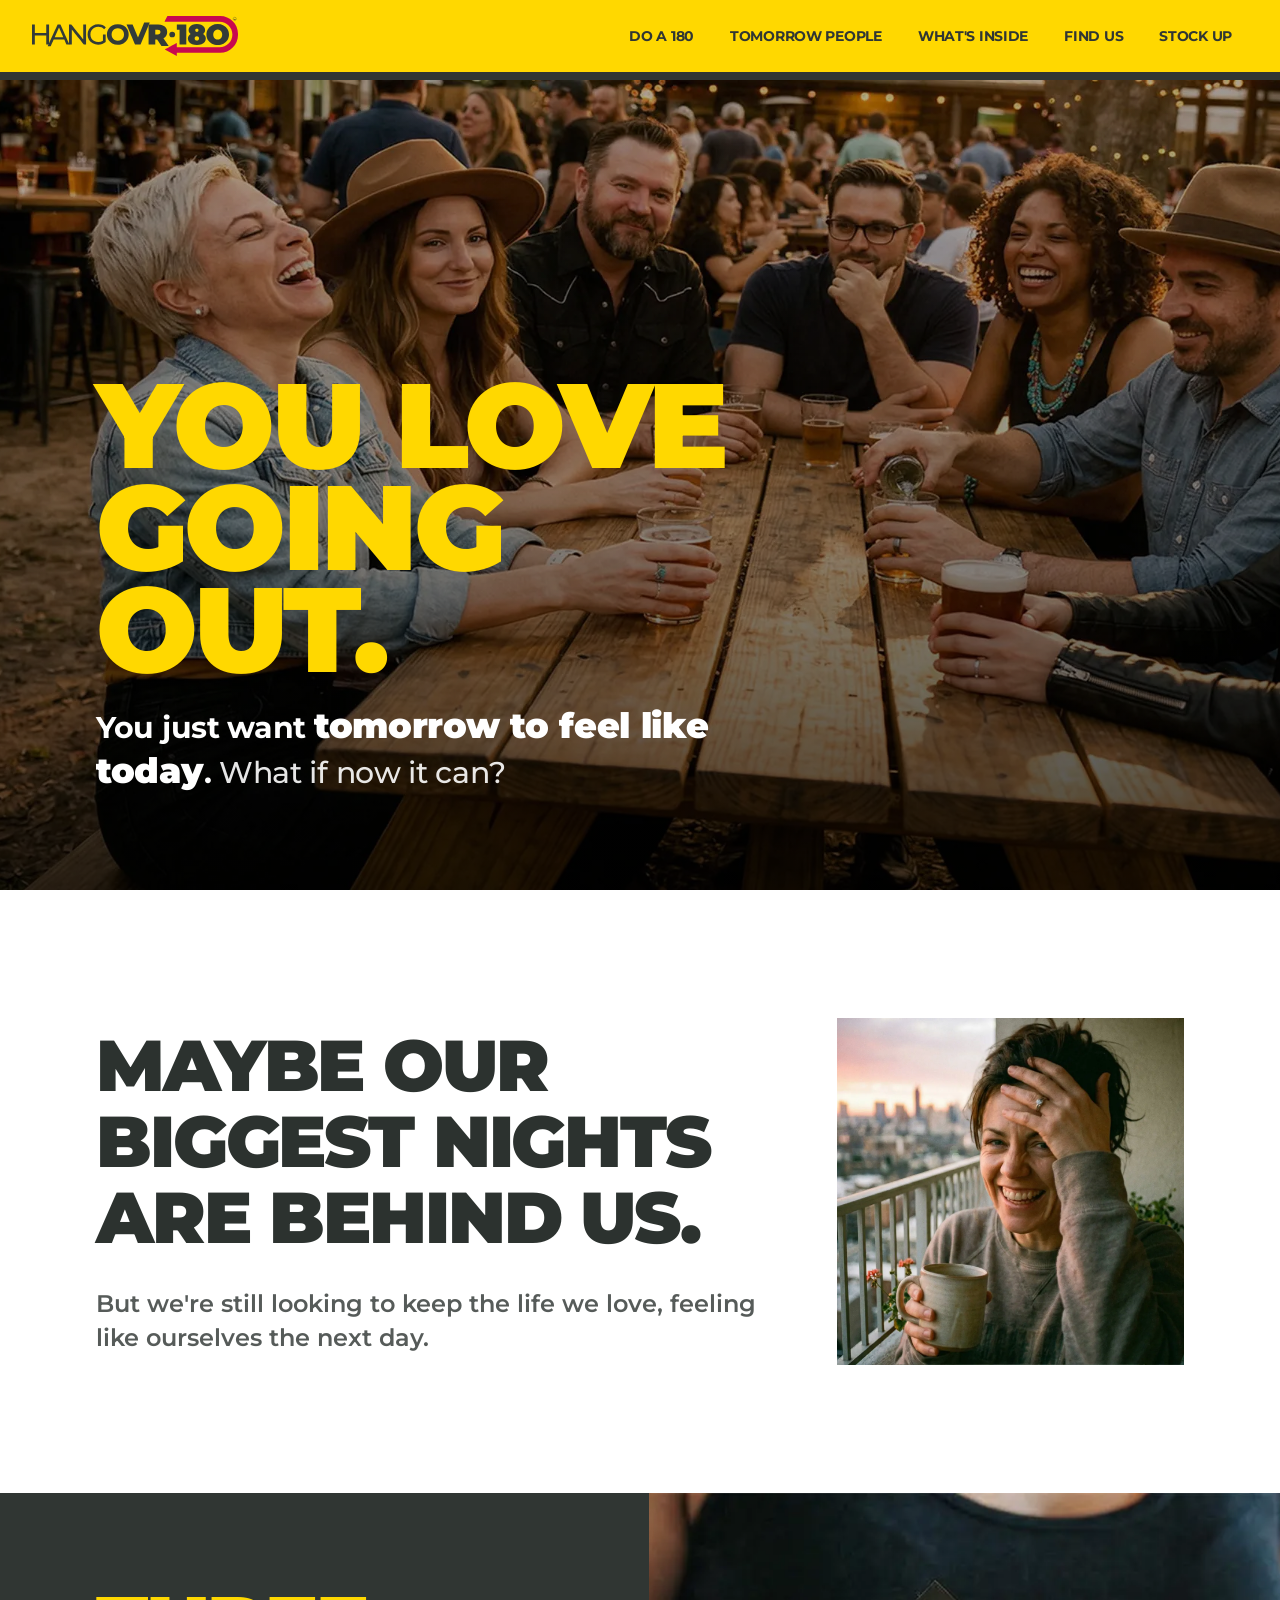
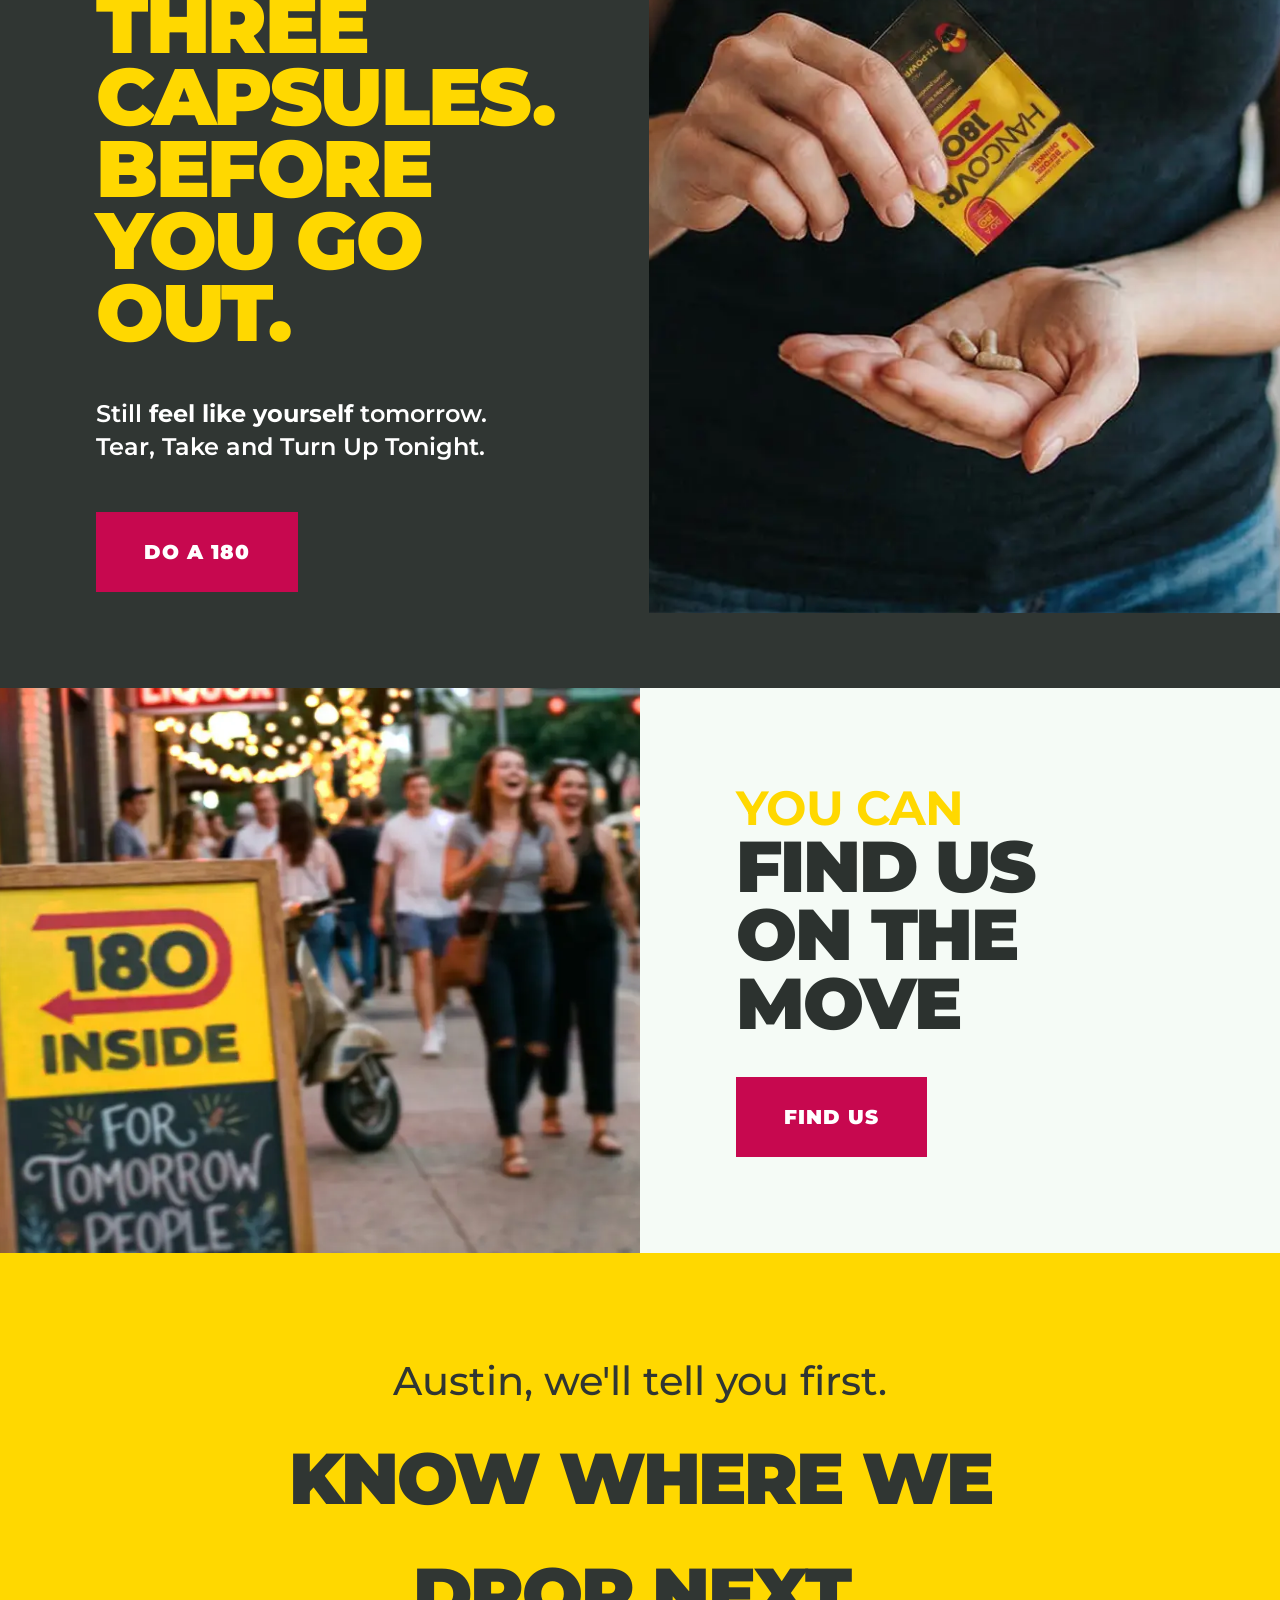
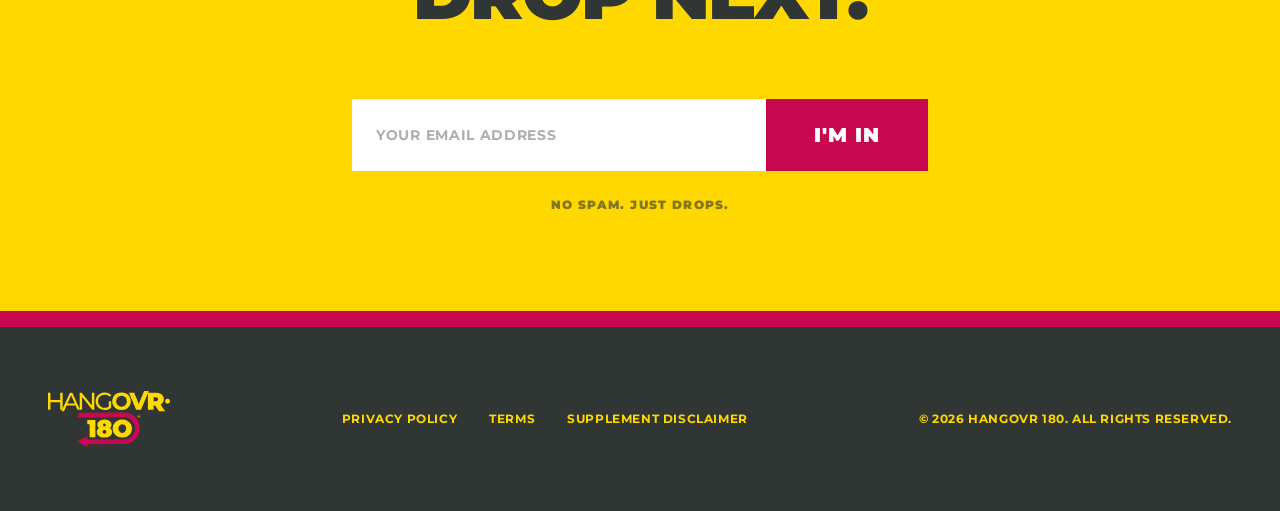
<file: index.html>
<!DOCTYPE html>
<html lang="en">
<head>
<meta charset="utf-8"/>
<meta name="viewport" content="width=device-width, initial-scale=1.0"/>
<title>HANGOVR 180 | The Feeling</title>
<link href="https://fonts.googleapis.com/css2?family=Montserrat:ital,wght@0,400;0,500;0,700;0,900;1,400;1,700&display=swap" rel="stylesheet"/>
<link href="global.css" rel="stylesheet"/>
<style>
.hero{position:relative;width:100%;min-height:90vh;background:#000;overflow:hidden;display:flex;align-items:flex-end}
.hero__img{position:absolute;inset:0;width:100%;height:100%;object-fit:cover;opacity:0.7}
.hero__overlay{position:absolute;inset:0;background:linear-gradient(to top,rgba(0,0,0,0.6) 0%,rgba(0,0,0,0.15) 50%,transparent 100%)}
.hero__content{position:relative;z-index:2;padding:3rem;padding-bottom:4rem;max-width:56rem}
.hero__headline{font-size:clamp(4.5rem,12vw,7.5rem);font-weight:900;text-transform:uppercase;letter-spacing:-0.03em;line-height:0.85;color:#FFD800}
.hero__sub{margin-top:1.5rem;font-size:clamp(1.375rem,3vw,1.875rem);font-weight:700;color:#fff;letter-spacing:-0.01em;line-height:1.3}
.hero__sub em{font-style:normal;font-weight:900;font-size:1.15em}
.hero__sub-hook{display:block;margin-top:0.5rem;font-weight:500;color:rgba(255,255,255,0.9)}

.tension{background:#ffffff;padding:8rem 2rem}
.tension__grid{max-width:80rem;margin:0 auto;display:grid;grid-template-columns:1fr;gap:3rem;align-items:center}
.tension__headline{font-size:clamp(2.5rem,6vw,4.5rem);font-weight:900;text-transform:uppercase;letter-spacing:-0.03em;color:#2c322f;margin-bottom:2rem;line-height:1.05}
.tension__body{font-size:clamp(1.25rem,2.5vw,1.5rem);font-weight:600;color:rgba(44,50,47,0.8);max-width:48rem;line-height:1.4}
.tension__img-wrap{display:flex;justify-content:center}
.tension__frame{width:100%;aspect-ratio:1;overflow:hidden}
.tension__frame img{width:100%;height:100%;object-fit:cover}

.pack{background:#303633;color:#FFD800;overflow:hidden}
.pack__grid{display:grid;grid-template-columns:1fr;min-height:auto}
.pack__image{overflow:hidden;order:2;aspect-ratio:4/3}
.pack__image img{width:100%;height:100%;object-fit:cover}
.pack__content{display:flex;flex-direction:column;justify-content:center;padding:3rem;order:1}
.pack__headline{font-size:clamp(3rem,8vw,5rem);font-weight:900;text-transform:uppercase;letter-spacing:-0.03em;line-height:0.9;margin-bottom:3rem}
.pack__body{font-size:clamp(1.25rem,2.5vw,1.5rem);color:#fff;margin-bottom:3rem;max-width:28rem;font-weight:600;line-height:1.4}

.aboard{background:#f5fbf6;overflow:hidden}
.aboard__grid{display:grid;grid-template-columns:1fr;min-height:60vh}
.aboard__image{height:24rem;overflow:hidden;order:1}
.aboard__image img{width:100%;height:100%;object-fit:cover}
.aboard__content{display:flex;flex-direction:column;justify-content:center;padding:3rem;order:2}
.aboard__headline-light{font-size:clamp(2rem,5vw,3rem);font-weight:700;text-transform:uppercase;letter-spacing:-0.02em;color:#FFD800;line-height:1}
.aboard__headline-heavy{font-size:clamp(2.5rem,7vw,4.5rem);font-weight:900;text-transform:uppercase;letter-spacing:-0.03em;color:#2c322f;line-height:0.95;margin-bottom:2.5rem}
.aboard__cta{margin-top:0}

.email{background:#FFD800;padding:6rem 2rem}
.email__inner{max-width:48rem;margin:0 auto;text-align:center}
.email__pre{font-size:clamp(1.5rem,4vw,2.5rem);font-weight:500;color:#303633;margin-bottom:0.5rem}
.email__headline{font-size:clamp(2.5rem,6vw,4.5rem);font-weight:900;text-transform:uppercase;letter-spacing:-0.03em;color:#303633;margin-bottom:3rem}
.email__form{display:flex;flex-direction:column;gap:0.5rem;max-width:36rem;margin:0 auto 1.5rem}
.email__input{flex-grow:1;background:#fff;border:none;color:#303633;padding:1.25rem 1.5rem;font-weight:700;text-transform:uppercase;letter-spacing:0.05em;font-size:0.875rem}
.email__input::placeholder{color:rgba(48,54,51,0.4)}
.email__input:focus{outline:none;box-shadow:inset 0 -4px 0 #303633}
.email__fine{font-size:0.75rem;font-weight:900;text-transform:uppercase;letter-spacing:0.1em;color:rgba(48,54,51,0.6)}

@media(orientation:landscape) and (max-height:500px){
  .hero{min-height:50vh}
  .hero__headline{font-size:clamp(2rem,6vw,3.5rem)}
  .hero__sub{font-size:clamp(1rem,2.5vw,1.25rem)}
  .hero__img{object-position:center 30%}
  .hero__content{padding-bottom:2rem}
}
@media(max-width:1023px){
  .hero__content{padding-bottom:calc(5rem + env(safe-area-inset-bottom, 0px))}
  .aboard__headline-heavy{font-size:clamp(3rem,8vw,4.5rem)}
}
@media(min-width:768px) and (max-width:1023px){
  .hero__headline{font-size:clamp(5rem,11vw,7rem)}
  .hero__sub{font-size:clamp(1.5rem,3vw,1.875rem)}
}
@media(max-width:767px){
  .tension__frame{max-width:24rem;margin:0 auto}
}
@media(min-width:768px){
  .tension__grid{grid-template-columns:2fr 1fr}
  .tension__img-wrap{justify-content:flex-end;align-self:center}
  .tension__frame{max-width:100%;width:100%}
  .pack__grid{grid-template-columns:1fr 1fr;min-height:auto}
  .pack__content{order:1}
  .pack__image{height:auto;aspect-ratio:auto;order:2;max-height:80vh}
  .aboard__grid{grid-template-columns:1fr 1fr}
  .aboard__image{height:auto;order:1}
  .aboard__content{order:2}
  .email__form{flex-direction:row;gap:0}
}
@media(min-width:1024px){
  .hero__content{padding:6rem}
  .hero__sub{font-size:clamp(1.375rem,3vw,1.875rem)}
  .hero__sub-hook{display:inline;margin-top:0}
  .tension{padding:8rem 6rem}
  .pack__content{padding:6rem}
  .aboard__content{padding:6rem}
}
</style>
</head>
<body>

<nav class="nav">
  <a href="index.html" class="nav__logo"><img src="images/logo.svg" alt="HANGOVR 180"/></a>
  <div class="nav__links">
    <a href="doa180.html" class="nav__link">DO A 180<span class="nav__clarifier">How does it work?</span></a>
    <a href="whos-in.html" class="nav__link">TOMORROW PEOPLE<span class="nav__clarifier">Who is it for?</span></a>
    <a href="inside.html" class="nav__link">WHAT'S INSIDE<span class="nav__clarifier">Ingredients</span></a>
    <a href="find-us.html" class="nav__link">FIND US<span class="nav__clarifier">Store finder</span></a>
    <a href="stock-up.html" class="nav__link">STOCK UP<span class="nav__clarifier">Check out the shop</span></a>
  </div>
  <button class="nav__mobile-btn" aria-label="Open menu" onclick="document.getElementById('mm').classList.toggle('is-open');var o=document.getElementById('mm').classList.contains('is-open');this.setAttribute('aria-label',o?'Close menu':'Open menu')"><svg width="28" height="28" viewBox="0 0 24 24" fill="none" stroke="currentColor" stroke-width="2.5" stroke-linecap="round"><line x1="3" y1="6" x2="21" y2="6"/><line x1="3" y1="12" x2="21" y2="12"/><line x1="3" y1="18" x2="21" y2="18"/></svg></button>
</nav>
<div id="mm" class="mobile-menu">
  <a href="index.html">HOME</a><span class="mobile-menu__sub"></span>
  <a href="doa180.html">DO A 180</a><span class="mobile-menu__sub">How does it work?</span>
  <a href="whos-in.html">TOMORROW PEOPLE</a><span class="mobile-menu__sub">Who is it for?</span>
  <a href="inside.html">WHAT'S INSIDE</a><span class="mobile-menu__sub">Ingredients</span>
  <a href="find-us.html">FIND US</a><span class="mobile-menu__sub">Store finder</span>
  <a href="stock-up.html">STOCK UP</a><span class="mobile-menu__sub">Check out the shop</span>
</div>

<main>
<section class="hero">
  <picture>
    <source media="(max-width:767px)" srcset="images/hero-home-mobile-portrait.webp"/>
    <source media="(max-width:1023px) and (orientation:landscape)" srcset="images/hero-home-mobile-landscape.webp"/>
    <img src="images/hero-home-desktop.webp" alt="Friends at Austin beer garden at golden hour" class="hero__img"/>
  </picture>
  <div class="hero__overlay"></div>
  <div class="hero__content">
    <h1 class="hero__headline">YOU LOVE<br/>GOING OUT.</h1>
    <p class="hero__sub">You just want <em>tomorrow to feel like today</em>.<span class="hero__sub-hook"> What if now it can?</span></p>
  </div>
</section>

<section class="tension">
  <div class="tension__grid">
    <div>
      <h2 class="tension__headline">Maybe our biggest nights are behind us.</h2>
      <p class="tension__body">But we're still looking to keep the life we love, feeling like ourselves the next day.</p>
    </div>
    <div class="tension__img-wrap">
      <div class="tension__frame">
        <picture>
          <source media="(max-width:1023px)" srcset="images/tension-woman-mobile.webp"/>
          <img src="images/tension-woman-desktop.webp" alt="Woman preparing for the night with HANGOVR 180" loading="lazy"/>
        </picture>
      </div>
    </div>
  </div>
</section>

<section class="pack">
  <div class="pack__grid">
    <div class="pack__content">
      <h2 class="pack__headline">Three capsules.<br/>Before you go out.</h2>
      <p class="pack__body">Still <strong>feel like yourself</strong> tomorrow.<br/>Tear, Take and Turn Up Tonight.</p>
      <div><a href="doa180.html" class="btn-cta-dark">DO A 180</a></div>
    </div>
    <div class="pack__image">
      <picture>
        <source media="(max-width:1023px)" srcset="images/pack-reveal-capsules-mobile.webp"/>
        <img src="images/pack-reveal-capsules-desktop.webp" alt="Close-up of HANGOVR 180 capsules" loading="lazy"/>
      </picture>
    </div>
  </div>
</section>

<section class="aboard">
  <div class="aboard__grid">
    <div class="aboard__image">
      <picture>
        <source media="(max-width:1023px)" srcset="images/aboard-liquorstore-mobile.webp"/>
        <img src="images/aboard-liquorstore-desktop.webp" alt="HANGOVR 180 A-board outside a liquor store" loading="lazy"/>
      </picture>
    </div>
    <div class="aboard__content">
      <span class="aboard__headline-light">YOU CAN</span>
      <h2 class="aboard__headline-heavy">FIND US<br/>ON THE MOVE</h2>
      <div class="aboard__cta"><a href="find-us.html" class="btn-cta-light">FIND US</a></div>
    </div>
  </div>
</section>

<section class="email">
  <div class="email__inner">
    <p class="email__pre">Austin, we'll tell you first.</p>
    <h2 class="email__headline">Know where we drop next.</h2>
    <form class="email__form" onsubmit="event.preventDefault();">
      <input type="email" class="email__input" placeholder="YOUR EMAIL ADDRESS"/>
      <button type="submit" class="btn-cta-light">I'm in</button>
    </form>
    <p class="email__fine">No spam. Just drops.</p>
  </div>
</section>
</main>

<footer class="footer">
  <div class="footer__brand"><img src="images/footer-logo.svg" alt="HANGOVR 180" class="footer__logo-img"/></div>
  <div class="footer__links"><a href="#">Privacy Policy</a><a href="#">Terms</a><a href="#">Supplement Disclaimer</a></div>
  <div class="footer__copy">&copy; 2026 HANGOVR 180. ALL RIGHTS RESERVED.</div>
</footer>
</body>
</html>
</file>
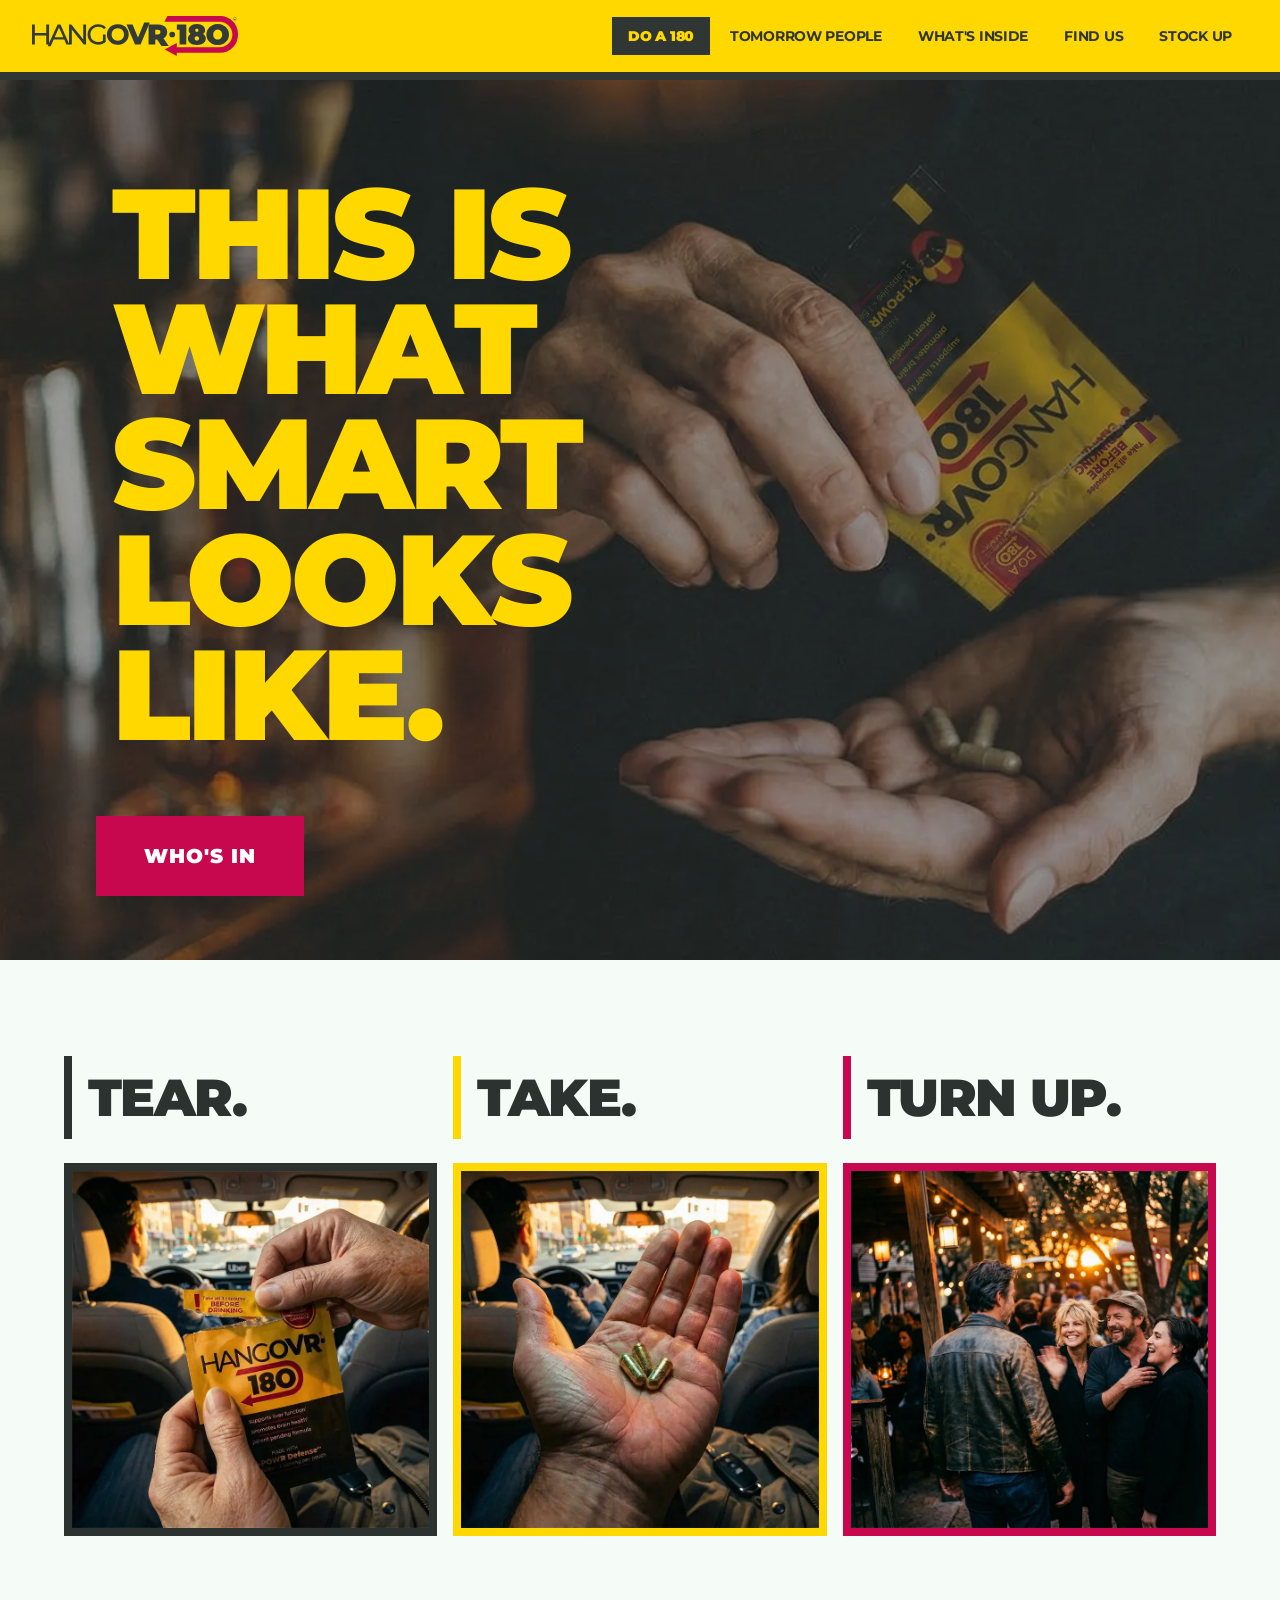
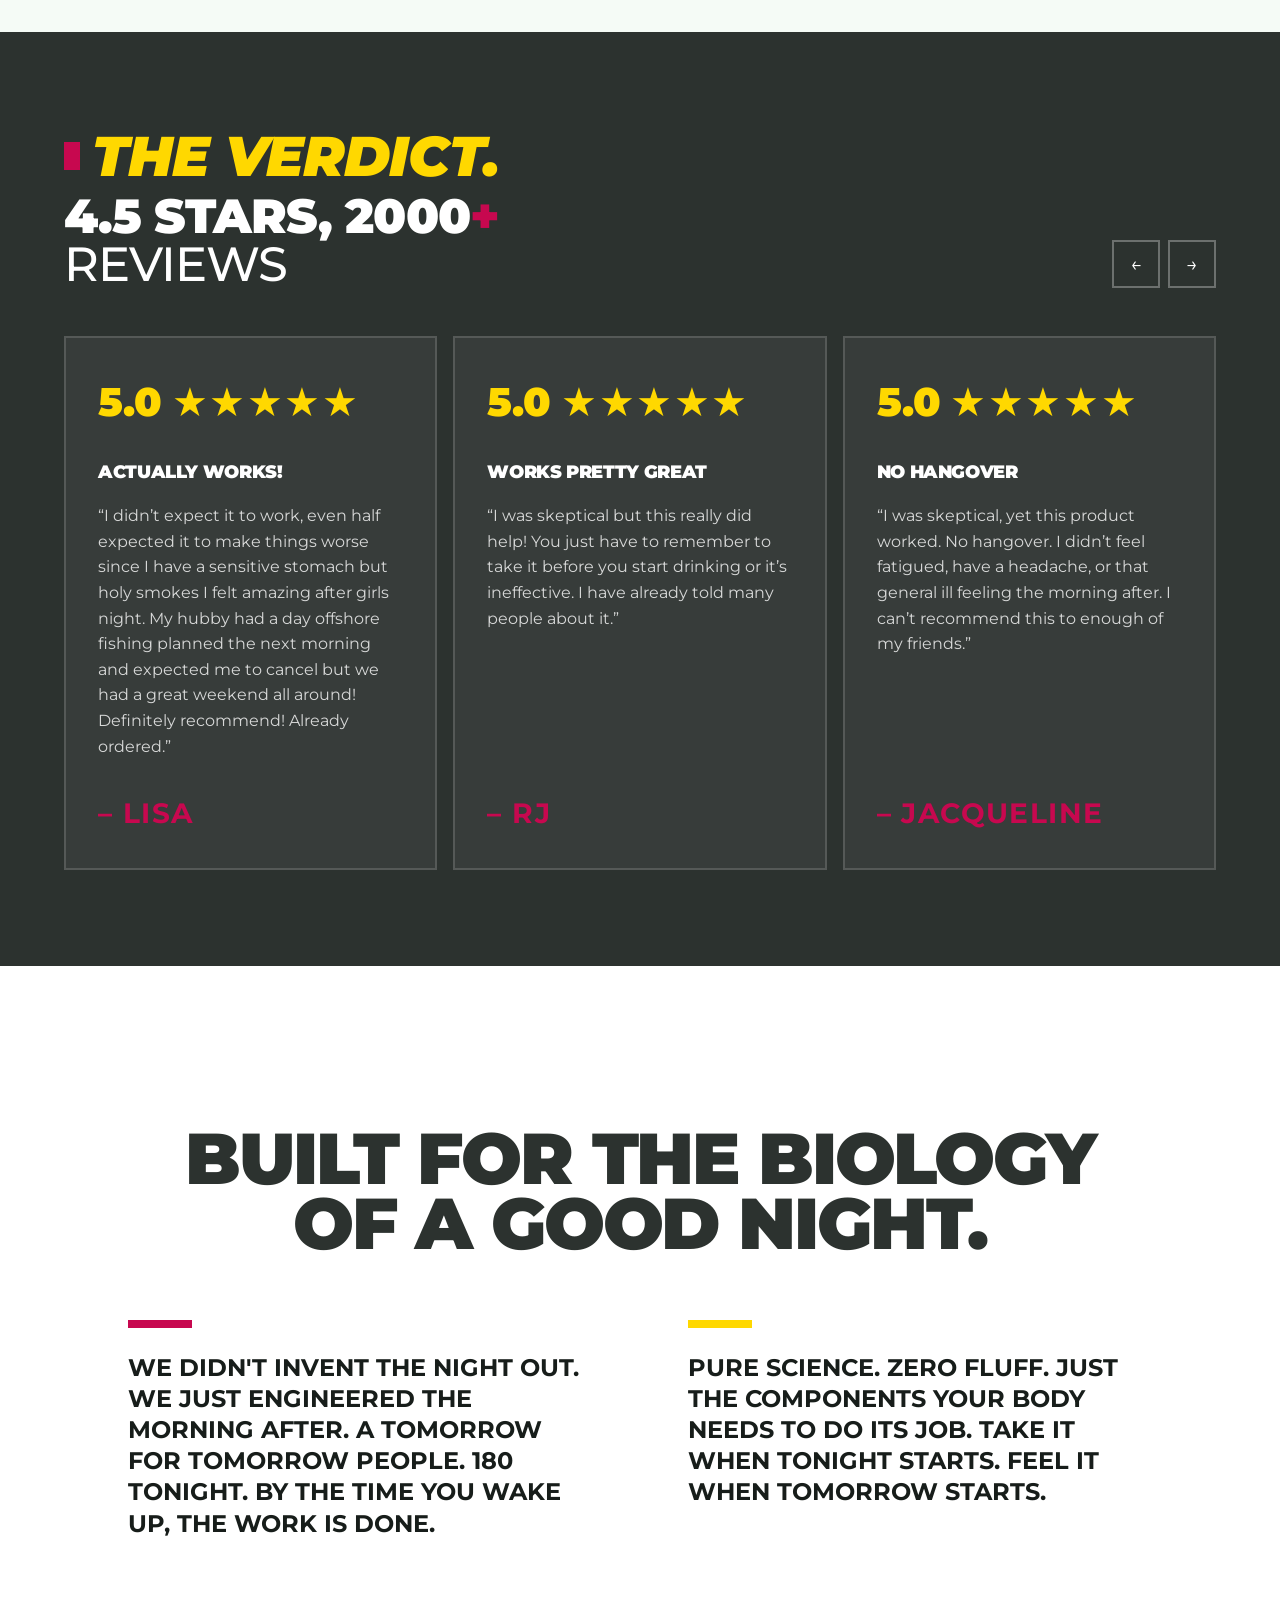
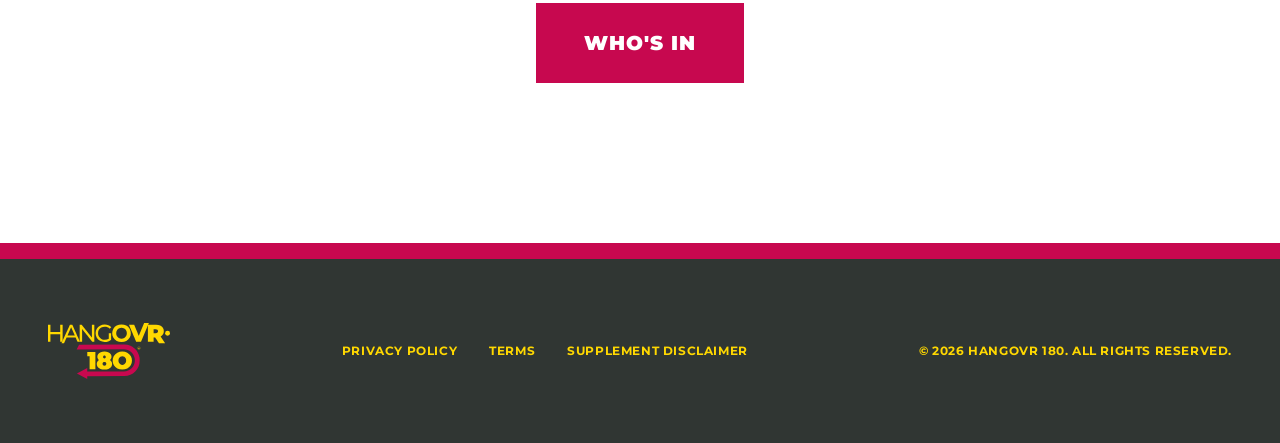
<file: doa180.html>
<!DOCTYPE html>
<html lang="en">
<head>
<meta charset="utf-8"/>
<meta name="viewport" content="width=device-width, initial-scale=1.0"/>
<title>HANGOVR 180 | DO A 180</title>
<link href="https://fonts.googleapis.com/css2?family=Montserrat:ital,wght@0,400;0,500;0,700;0,900;1,400;1,700&display=swap" rel="stylesheet"/>
<link href="global.css" rel="stylesheet"/>
<style>
.hero{position:relative;background:#2c322f;min-height:85vh;display:flex;align-items:center;overflow:hidden}
.hero__img{position:absolute;inset:0;width:100%;height:100%;object-fit:cover;opacity:0.55}
.hero__content{position:relative;z-index:2;width:100%;padding:3rem 2rem;display:flex;flex-direction:column;align-items:flex-start}
.hero__headline-wrap{max-width:42rem;padding:2rem}
.hero__headline{font-size:clamp(3rem,10vw,5rem);font-weight:900;text-transform:uppercase;letter-spacing:-0.03em;line-height:0.9;color:#FFD800}
.hero__cta{margin-top:2rem;padding-left:2rem}

.steps{padding:6rem 2rem;background:#f5fbf6}
.steps__grid{display:grid;grid-template-columns:1fr;gap:3rem}
.step__meta{margin-bottom:1.5rem;display:flex;flex-direction:column;align-items:flex-start}
.step__title{font-size:clamp(2.5rem,5vw,3.25rem);font-weight:900;text-transform:uppercase;letter-spacing:-0.03em;color:#2c322f;padding-left:1rem}
.step__title span{font-weight:400;color:#5a605c}
.step:nth-child(1) .step__title{border-left:8px solid #2c322f}
.step:nth-child(2) .step__title{border-left:8px solid #FFD800}
.step:nth-child(3) .step__title{border-left:8px solid #C7084F}
.step__img-wrap{aspect-ratio:1;overflow:hidden;background:#dee4df}
.step:nth-child(1) .step__img-wrap{border:8px solid #2c322f}
.step:nth-child(2) .step__img-wrap{border:8px solid #FFD800}
.step:nth-child(3) .step__img-wrap{border:8px solid #C7084F}
.step__img-wrap img{width:100%;height:100%;object-fit:cover}

.reviews{background:#2c322f;padding:6rem 2rem;overflow:hidden}
.reviews__inner{max-width:80rem;margin:0 auto}
.reviews__header{display:flex;flex-direction:column;gap:1.5rem;margin-bottom:3rem}
.reviews__header-left{display:flex;flex-direction:column;gap:0.5rem}
.reviews__verdict{display:flex;align-items:center;gap:0.75rem}
.reviews__verdict-accent{width:1rem;height:1.75rem;background:#C7084F;flex-shrink:0}
.reviews__verdict-text{font-size:clamp(2rem,5vw,3.5rem);font-weight:900;font-style:italic;color:#FFD800;text-transform:uppercase;letter-spacing:-0.02em;line-height:1}
.reviews__stats{font-size:clamp(1.75rem,4vw,3rem);font-weight:900;text-transform:uppercase;letter-spacing:-0.02em;line-height:1}
.reviews__stats-red{color:#C7084F}
.reviews__stats-white{color:#fff;font-weight:500}
.reviews__arrows{display:flex;gap:0.5rem;margin-top:0.5rem}
.reviews__arrow{width:3rem;height:3rem;border:2px solid rgba(255,255,255,0.3);background:transparent;color:#fff;display:flex;align-items:center;justify-content:center;font-size:1.25rem;cursor:pointer;transition:all 0.2s}
.reviews__arrow:hover{border-color:#FFD800;color:#FFD800}
.reviews__track-wrap{overflow:hidden;position:relative}
.reviews__track{display:flex;gap:1rem;transition:transform 0.5s ease}
.review-card{width:85%;border:2px solid rgba(255,255,255,0.15);background:rgba(255,255,255,0.05);padding:2rem;display:flex;flex-direction:column;justify-content:space-between;flex-shrink:0}
.review-card__stars{margin-bottom:1.5rem;font-size:2.5rem;letter-spacing:0;display:flex;align-items:center;gap:0.1rem;overflow:hidden;flex-wrap:nowrap;max-width:100%}
.review-card__rating{font-size:2.5rem;font-weight:900;color:#FFD800;margin-right:0.5rem}
.review-card__star--filled{color:#FFD800}
.review-card__star--empty{color:rgba(255,255,255,0.2)}
.review-card__title{font-size:1.125rem;font-weight:900;text-transform:uppercase;letter-spacing:-0.02em;color:#fff;margin-bottom:1rem}
.review-card__body{font-size:1rem;line-height:1.6;color:rgba(255,255,255,0.8);margin-bottom:2rem;flex-grow:1}
.review-card__name{font-size:1.75rem;font-weight:700;text-transform:uppercase;letter-spacing:0.05em;color:#C7084F}
.reviews__dots{display:flex;justify-content:center;gap:0.5rem;margin-top:1.5rem}
.reviews__dot{width:0.5rem;height:0.5rem;border-radius:50%;background:rgba(255,255,255,0.25);border:none;padding:0;cursor:pointer;transition:background 0.2s}
.reviews__dot--active{background:#FFD800}

.biology{padding:6rem 2rem;background:#ffffff;text-align:center}
.biology__inner{max-width:64rem;margin:0 auto}
.biology__headline{font-size:clamp(2.5rem,6vw,4.5rem);font-weight:900;text-transform:uppercase;letter-spacing:-0.03em;color:#2c322f;margin-bottom:4rem;line-height:0.9}
.biology__cols{display:grid;grid-template-columns:1fr;gap:3rem;text-align:left;margin-bottom:4rem}
.biology__bar{width:4rem;height:0.5rem;margin-bottom:1.5rem}
.biology__bar--mag{background:#C7084F}
.biology__bar--yel{background:#FFD800}
.biology__text{font-size:clamp(1.25rem,2.5vw,1.5rem);font-weight:700;line-height:1.3;text-transform:uppercase}
.biology__cta{text-align:center}

@media(orientation:landscape) and (max-height:500px){
  .hero{min-height:50vh}
  .hero__headline{font-size:clamp(2rem,6vw,3.5rem)}
  .hero__img{object-position:70% center}
}
@media(min-width:768px){
  .reviews__header{flex-direction:row;justify-content:space-between;align-items:flex-end}
  .reviews__arrows{margin-top:0}
  .biology__cols{grid-template-columns:1fr 1fr;gap:6rem}
}
@media(min-width:1024px){
  .hero__content{padding:4rem}
  .hero__headline-wrap{padding:2rem 3rem}
  .hero__headline{font-size:clamp(5rem,10vw,8rem)}
  .steps{padding:6rem 4rem}
  .steps__grid{grid-template-columns:1fr 1fr 1fr;gap:1rem}
  .reviews{padding:6rem 4rem}
  .review-card{width:calc((100% - 2rem) / 3)}
  .reviews__dots{display:none}
  .biology{padding:10rem 4rem}
}
</style>
</head>
<body>
<nav class="nav">
  <a href="index.html" class="nav__logo"><img src="images/logo.svg" alt="HANGOVR 180"/></a>
  <div class="nav__links">
    <a href="doa180.html" class="nav__link nav__link--active">DO A 180<span class="nav__clarifier">How does it work?</span></a>
    <a href="whos-in.html" class="nav__link">TOMORROW PEOPLE<span class="nav__clarifier">Who is it for?</span></a>
    <a href="inside.html" class="nav__link">WHAT'S INSIDE<span class="nav__clarifier">Ingredients</span></a>
    <a href="find-us.html" class="nav__link">FIND US<span class="nav__clarifier">Store finder</span></a>
    <a href="stock-up.html" class="nav__link">STOCK UP<span class="nav__clarifier">Check out the shop</span></a>
  </div>
  <button class="nav__mobile-btn" aria-label="Open menu" onclick="document.getElementById('mm').classList.toggle('is-open');var o=document.getElementById('mm').classList.contains('is-open');this.setAttribute('aria-label',o?'Close menu':'Open menu')"><svg width="28" height="28" viewBox="0 0 24 24" fill="none" stroke="currentColor" stroke-width="2.5" stroke-linecap="round"><line x1="3" y1="6" x2="21" y2="6"/><line x1="3" y1="12" x2="21" y2="12"/><line x1="3" y1="18" x2="21" y2="18"/></svg></button>
</nav>
<div id="mm" class="mobile-menu">
  <a href="index.html">HOME</a><span class="mobile-menu__sub"></span>
  <a href="doa180.html">DO A 180</a><span class="mobile-menu__sub">How does it work?</span>
  <a href="whos-in.html">TOMORROW PEOPLE</a><span class="mobile-menu__sub">Who is it for?</span>
  <a href="inside.html">WHAT'S INSIDE</a><span class="mobile-menu__sub">Ingredients</span>
  <a href="find-us.html">FIND US</a><span class="mobile-menu__sub">Store finder</span>
  <a href="stock-up.html">STOCK UP</a><span class="mobile-menu__sub">Check out the shop</span>
</div>
<main>
<section class="hero">
  <picture><source media="(max-width:767px)" srcset="images/hero-doa180-mobile-portrait.webp"/><source media="(max-width:1023px) and (orientation:landscape)" srcset="images/hero-doa180-mobile-landscape.webp"/><img src="images/hero-doa180-desktop.webp" alt="Man holding HANGOVR 180 pouch at a bar" class="hero__img"/></picture>
  <div class="hero__content"><div class="hero__headline-wrap"><h1 class="hero__headline">THIS IS WHAT<br/>SMART LOOKS LIKE.</h1></div><div class="hero__cta"><a href="whos-in.html" class="btn-cta-dark">WHO'S IN</a></div></div>
</section>
<section class="steps"><div class="steps__grid">
  <div class="step"><div class="step__meta"><h3 class="step__title">TEAR.</h3></div><div class="step__img-wrap"><img src="images/step-tear.webp" alt="Hands tearing open a HANGOVR 180 sachet" loading="lazy"/></div></div>
  <div class="step"><div class="step__meta"><h3 class="step__title">TAKE.</h3></div><div class="step__img-wrap"><img src="images/step-take.webp" alt="Supplement capsules in palm" loading="lazy"/></div></div>
  <div class="step"><div class="step__meta"><h3 class="step__title">TURN UP.</h3></div><div class="step__img-wrap"><img src="images/step-turnup.webp" alt="Crowd at an Austin party" loading="lazy"/></div></div>
</div></section>
<section class="reviews"><div class="reviews__inner">
  <div class="reviews__header">
    <div class="reviews__header-left"><div class="reviews__verdict"><div class="reviews__verdict-accent"></div><span class="reviews__verdict-text">THE VERDICT.</span></div><div class="reviews__stats"><span style="color:#fff">4.5 STARS, 2000</span><span class="reviews__stats-red">+</span><br/><span class="reviews__stats-white">REVIEWS</span></div></div>
    <div class="reviews__arrows"><button class="reviews__arrow" id="rev-prev" aria-label="Previous reviews">&larr;</button><button class="reviews__arrow" id="rev-next" aria-label="Next reviews">&rarr;</button></div>
  </div>
  <div class="reviews__track-wrap"><div class="reviews__track" id="reviews-track"></div></div>
  <div class="reviews__dots" id="reviews-dots"></div>
</div></section>
<section class="biology"><div class="biology__inner">
  <h2 class="biology__headline">BUILT FOR THE BIOLOGY OF A GOOD NIGHT.</h2>
  <div class="biology__cols">
    <div><div class="biology__bar biology__bar--mag"></div><p class="biology__text">We didn't invent the night out. We just engineered the morning after. A tomorrow for tomorrow people. 180 tonight. By the time you wake up, the work is done.</p></div>
    <div><div class="biology__bar biology__bar--yel"></div><p class="biology__text">Pure science. Zero fluff. Just the components your body needs to do its job. Take it when tonight starts. Feel it when tomorrow starts.</p></div>
  </div>
  <div class="biology__cta"><a href="whos-in.html" class="btn-cta-light">WHO'S IN</a></div>
</div></section>
</main>
<footer class="footer"><div class="footer__brand"><img src="images/footer-logo.svg" alt="HANGOVR 180" class="footer__logo-img"/></div><div class="footer__links"><a href="#">Privacy Policy</a><a href="#">Terms</a><a href="#">Supplement Disclaimer</a></div><div class="footer__copy">&copy; 2026 HANGOVR 180. ALL RIGHTS RESERVED.</div></footer>
<script>
(function(){
  var reviews=[{"name":"Lisa","title":"Actually works!","rating":5,"review":"I didn\u2019t expect it to work, even half expected it to make things worse since I have a sensitive stomach but holy smokes I felt amazing after girls night. My hubby had a day offshore fishing planned the next morning and expected me to cancel but we had a great weekend all around! Definitely recommend! Already ordered."},{"name":"RJ","title":"Works pretty great","rating":5,"review":"I was skeptical but this really did help! You just have to remember to take it before you start drinking or it\u2019s ineffective. I have already told many people about it."},{"name":"Jacqueline","title":"No hangover","rating":5,"review":"I was skeptical, yet this product worked. No hangover. I didn\u2019t feel fatigued, have a headache, or that general ill feeling the morning after. I can\u2019t recommend this to enough of my friends."},{"name":"Mckenzie","title":"Works great!","rating":5,"review":"I\u2019ve tried different brands of these in the past but they never really worked so I was actually surprised at how well these worked! I felt more energetic and less fatigued than usual after taking. Would definitely recommend!"},{"name":"Fay","title":"Give a boost","rating":5,"review":"Gave me a noticeable boost after a long night - no heavy grogginess, just a cleaner, more alert feeling. I like that it focuses on proactive cellular protection, so it feels like I\u2019m doing more than just masking symptoms. Easy to take and didn\u2019t upset my stomach."},{"name":"Bobbie","title":"Kept the hangover away","rating":5,"review":"I decided to try it before a bachelorette party. I usually don\u2019t drink much - more than two drinks is rare for me - but that night I definitely indulged. The next morning, I was amazed at how good I felt. This was an absolute life saver!"},{"name":"Emma","title":"It actually works with no side jitters!","rating":5,"review":"The girls came over for a cookout and we got into the wine and a shot or two of tequila. I had no headache and no fatigue. I\u2019ve tried this type of product before, but the amount of caffeine in them gives me that zoomie feeling that I hate. This stuff had no side effects at all."},{"name":"Ramona","title":"Awesome","rating":5,"review":"As I\u2019ve gotten older 2 drinks can give me a headache and this really helped prevent that."},{"name":"Herbie","title":"What hangover....","rating":5,"review":"I have tried many remedies to recover from a hangover. This one is the best I\u2019ve used. Shorter recovery time, more energy, and even waking up on time. I highly recommend this product for those who go out and like to party."},{"name":"Brittany","title":"It works!","rating":5,"review":"I was skeptical, but after a night out with the girls, I woke up and realized this stuff is amazing! No groggy head, or sick stomach! I felt so much more energized as well! I love this stuff!"},{"name":"Jessica","title":"Great","rating":5,"review":"I got this as a sample. Tried it twice. Then purchased more because I loved that I was waking up more refreshed even if I had not been drinking the night before. Great product."},{"name":"Leslie","title":"Was Skeptic - Not Anymore!","rating":5,"review":"I followed the instructions and after a girls\u2019 night out, I felt noticeably better than I ever had! I was more productive, less foggy, didn\u2019t have a headache or tummy troubles, none of it! I am a believer and it\u2019s already in my cart to buy!"},{"name":"Irina","title":"Morning definitely brighter","rating":5,"review":"I did feel much better and alert in the morning after a small party. I consumed a few glasses of wine and my overall function was way better. Just three capsules before the drinking and you are set."},{"name":"Lee","title":"Great & will recommend","rating":5,"review":"Greatly helped with not getting a terrible hangover the next day. No negative side effects. Definitely helped eliminate nausea and headache the day after."},{"name":"Jack","title":"Performed better than most","rating":4,"review":"I\u2019ve tried a few similar supplements, and Hangovr-180 performed better than most. I took it before drinking, and while I didn\u2019t feel completely unaffected the next day, I definitely felt more functional - less groggy, more clear-headed."},{"name":"Jennifer","title":"Decent Hangover Protection","rating":4,"review":"Started getting hangovers once I reached a certain phase of life and thought I\u2019d try this. I took the product with water shortly before drinking. I woke up at my normal time without a headache, so this worked pretty well."},{"name":"Evan","title":"Much better","rating":5,"review":"I felt less dehydrated and more alert the next day. Noticeable difference in overall well-being and way less discomfort. Less of that yucky hangover feeling."},{"name":"Yvonne","title":"It works","rating":5,"review":"We aren\u2019t heavy drinkers, but now and then we party. Last time we took Hangovr 180, and felt rested and not sluggish the next morning from drinking the night before. It works!"}];
  var track=document.getElementById('reviews-track'),dotsWrap=document.getElementById('reviews-dots'),html='';
  for(var i=0;i<reviews.length;i++){var r=reviews[i],stars='';for(var s=0;s<5;s++){stars+=s<r.rating?'<span class="review-card__star--filled">&#9733;</span>':'<span class="review-card__star--empty">&#9734;</span>';}html+='<div class="review-card"><div><div class="review-card__stars"><span class="review-card__rating">'+r.rating+'.0</span>'+stars+'</div><h4 class="review-card__title">'+r.title+'</h4><p class="review-card__body">\u201C'+r.review+'\u201D</p></div><p class="review-card__name">\u2013 '+r.name.toUpperCase()+'</p></div>';}
  track.innerHTML=html;
  var pos=0,autoTimer;
  function getPerPage(){return window.innerWidth>=1024?3:1}
  function totalPages(){return Math.ceil(reviews.length/getPerPage())}
  function buildDots(){var tp=totalPages(),d='';for(var i=0;i<tp;i++)d+='<button class="reviews__dot'+(i===pos?' reviews__dot--active':'')+'" data-page="'+i+'" aria-label="Page '+(i+1)+'"></button>';dotsWrap.innerHTML=d;var btns=dotsWrap.querySelectorAll('.reviews__dot');for(var b=0;b<btns.length;b++)btns[b].addEventListener('click',function(){pos=parseInt(this.getAttribute('data-page'));slide();updateDots();resetAuto()})}
  function updateDots(){var d=dotsWrap.querySelectorAll('.reviews__dot');for(var i=0;i<d.length;i++)d[i].classList.toggle('reviews__dot--active',i===pos)}
  function slide(){var cards=track.querySelectorAll('.review-card');if(!cards.length)return;var pp=getPerPage(),w=cards[0].offsetWidth,g=16,o=pos*(pp*(w+g));track.style.transform='translateX(-'+o+'px)'}
  function next(){pos=(pos+1)%totalPages();slide();updateDots()}
  function prev(){pos=(pos-1+totalPages())%totalPages();slide();updateDots()}
  function resetAuto(){clearInterval(autoTimer);autoTimer=setInterval(next,60000)}
  document.getElementById('rev-next').addEventListener('click',function(){next();resetAuto()});
  document.getElementById('rev-prev').addEventListener('click',function(){prev();resetAuto()});
  var startX=0,isDragging=false;
  track.addEventListener('touchstart',function(e){startX=e.touches[0].clientX;isDragging=true},{passive:true});
  track.addEventListener('touchend',function(e){if(!isDragging)return;isDragging=false;var d=startX-e.changedTouches[0].clientX;if(Math.abs(d)>50){d>0?next():prev();resetAuto()}},{passive:true});
  window.addEventListener('resize',function(){if(pos>=totalPages())pos=0;buildDots();slide()});
  buildDots();autoTimer=setInterval(next,60000);
})();
</script>
</body>
</html>
</file>
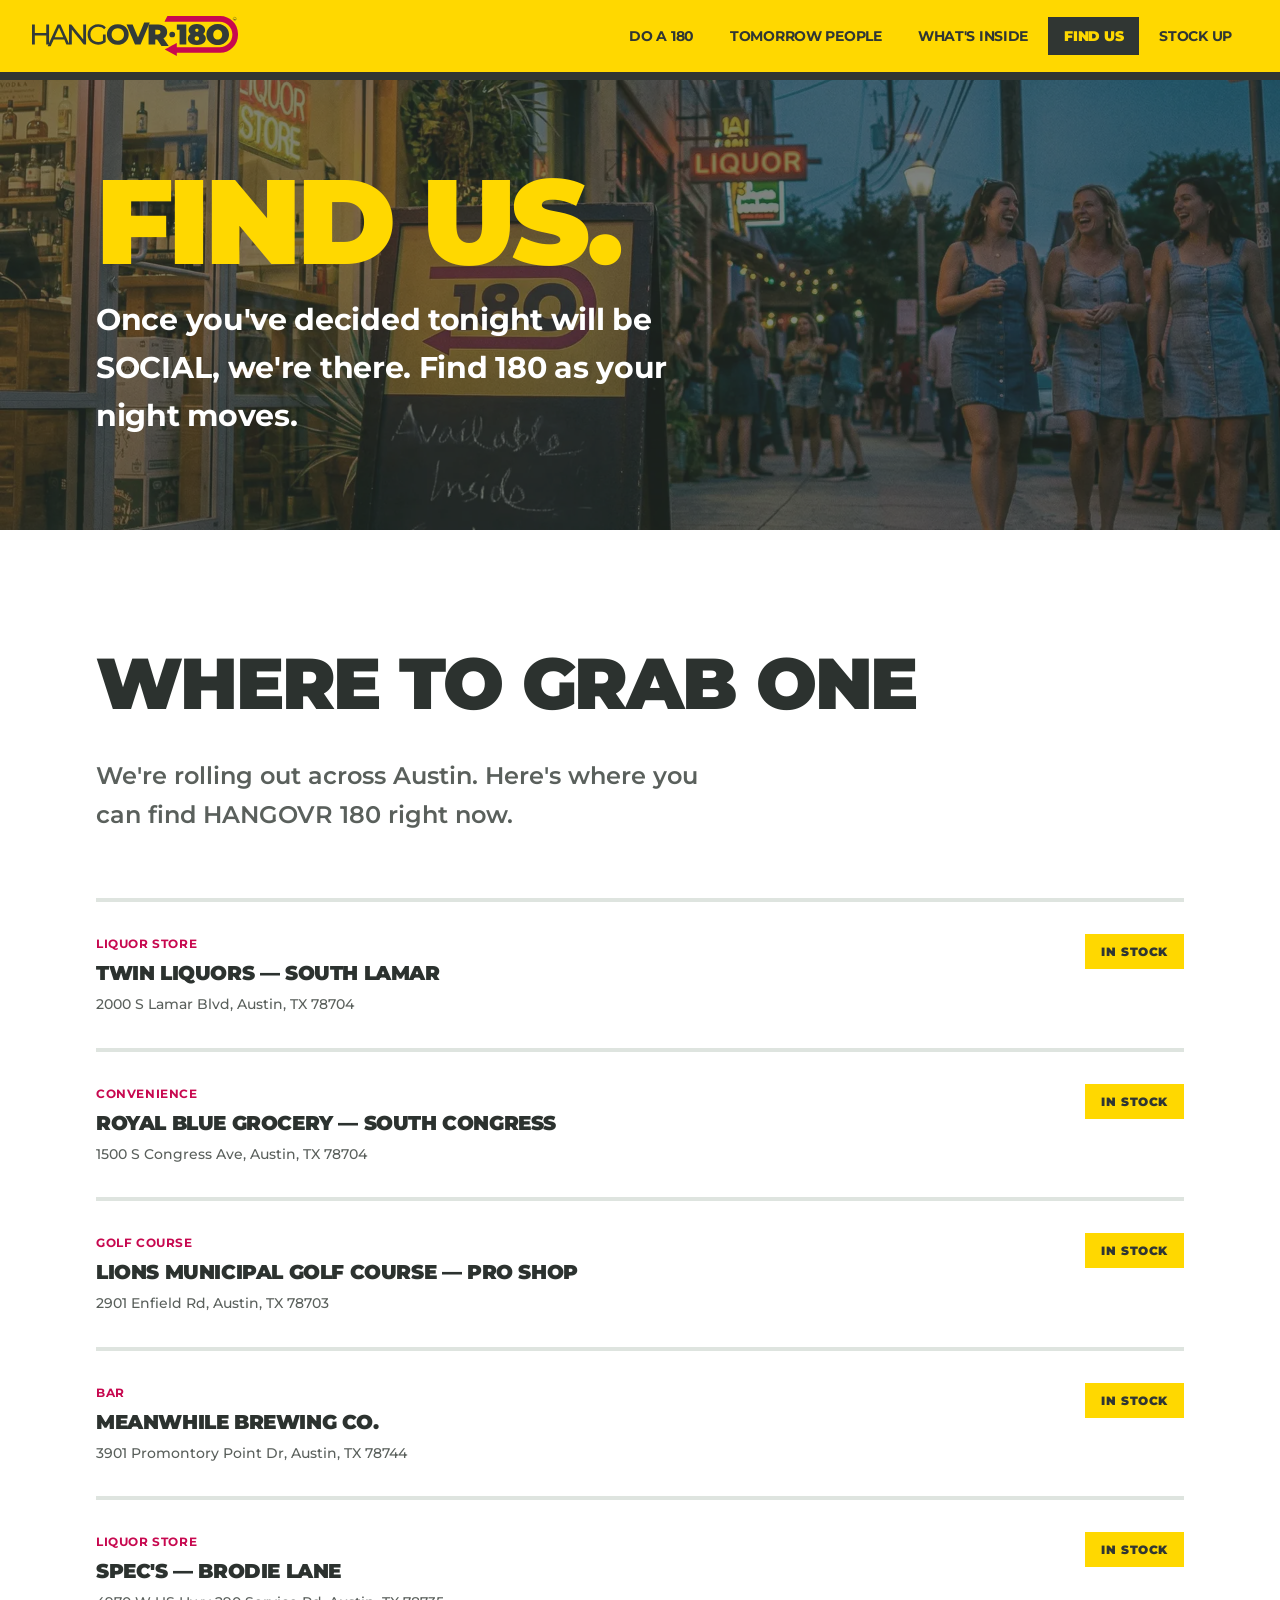
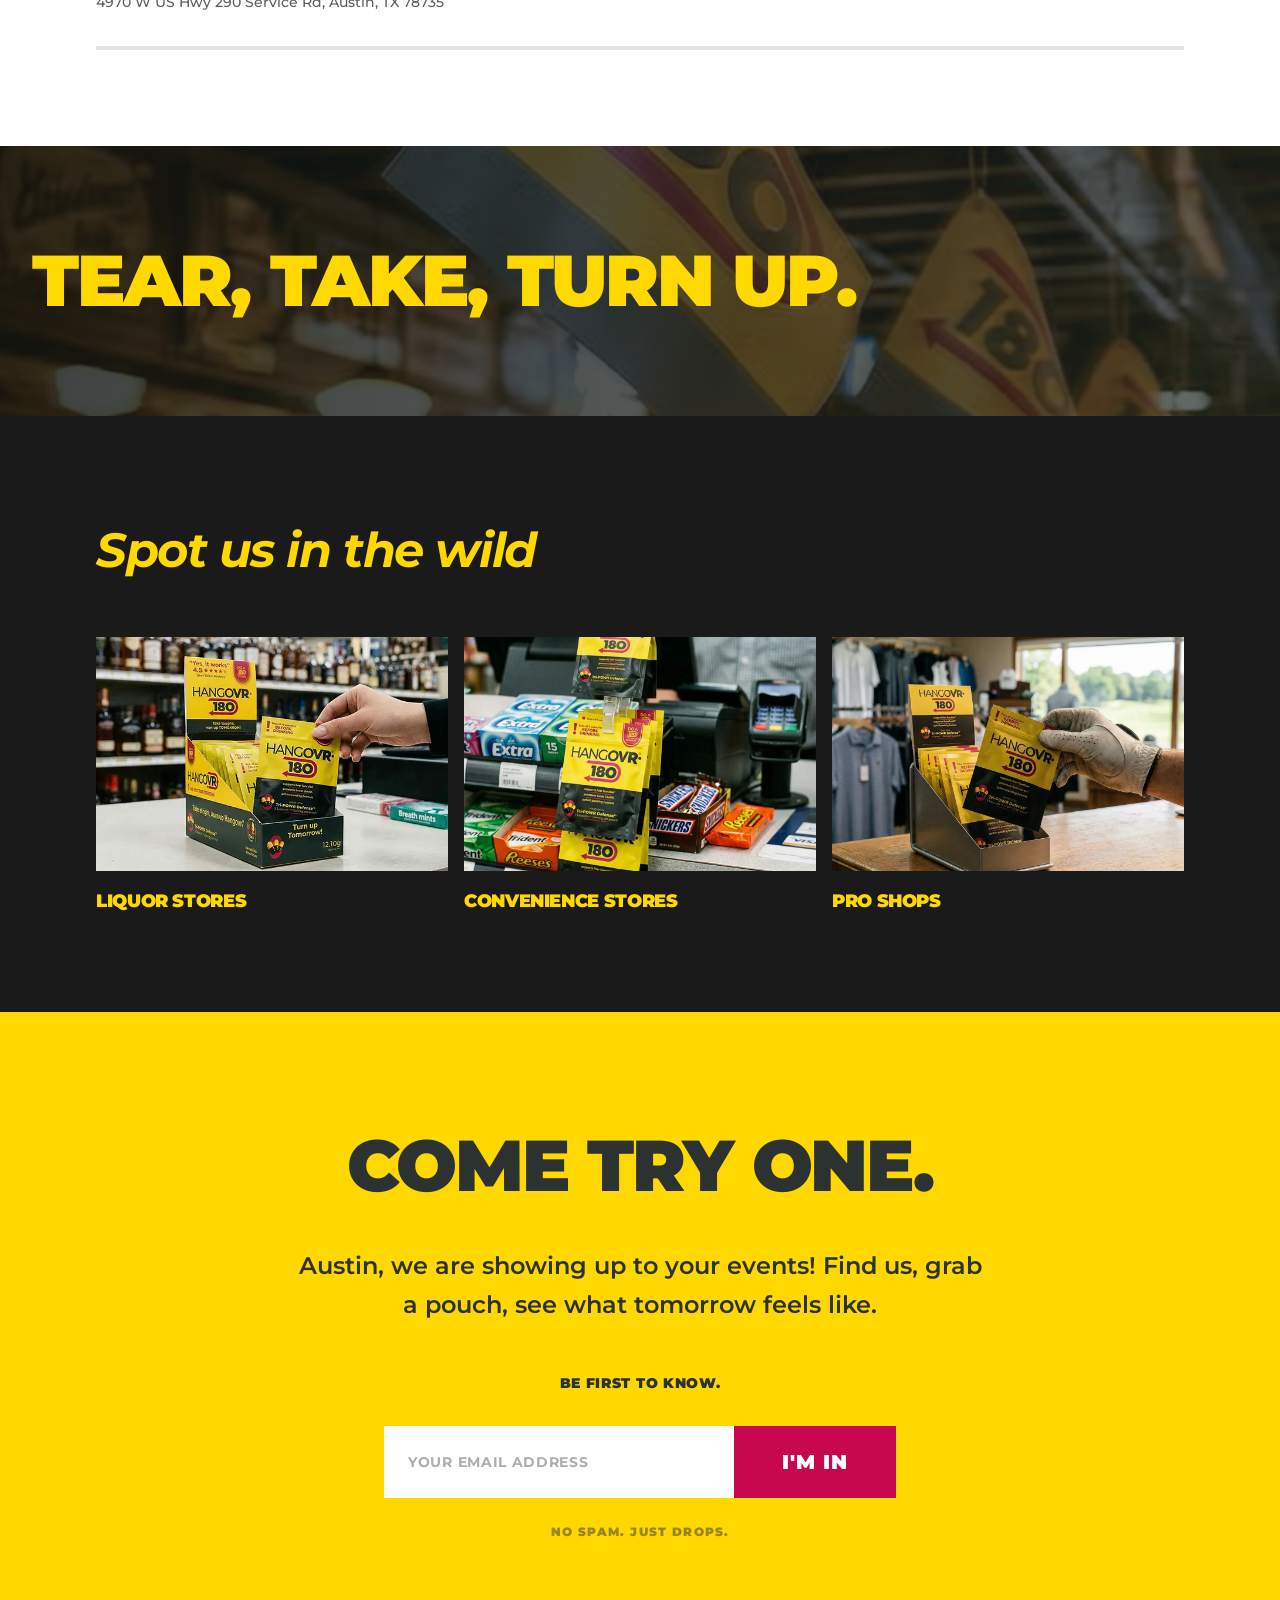
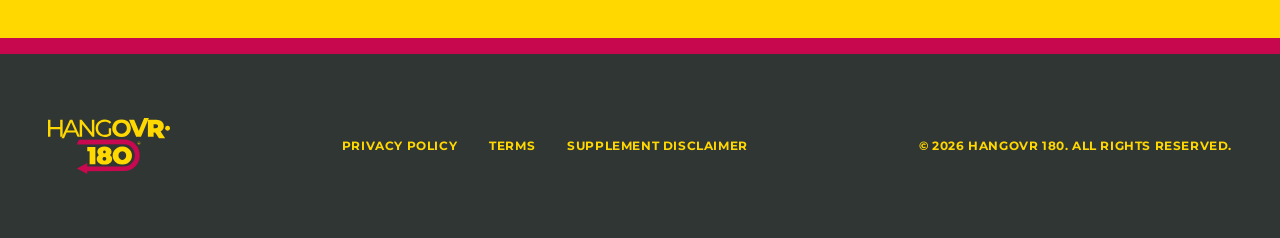
<file: find-us.html>
<!DOCTYPE html>
<html lang="en">
<head>
<meta charset="utf-8"/>
<meta name="viewport" content="width=device-width, initial-scale=1.0"/>
<title>HANGOVR 180 | FIND US</title>
<link href="https://fonts.googleapis.com/css2?family=Montserrat:ital,wght@0,400;0,500;0,700;0,900;1,400;1,700&display=swap" rel="stylesheet"/>
<link href="global.css" rel="stylesheet"/>
<style>
.hero{position:relative;background:#2c322f;min-height:50vh;display:flex;align-items:center;padding:4rem 2rem;overflow:hidden}
.hero__img{position:absolute;inset:0;width:100%;height:100%;object-fit:cover;opacity:0.4}
.hero__content{max-width:64rem;position:relative;z-index:2}
.hero__headline{font-size:clamp(3.5rem,10vw,7.5rem);line-height:0.85;font-weight:900;text-transform:uppercase;letter-spacing:-0.04em;color:#FFD800}
.hero__sub{margin-top:1.5rem;font-size:clamp(1.375rem,3vw,1.875rem);font-weight:700;color:#fff;max-width:36rem;letter-spacing:-0.01em}
.locations{background:#ffffff;padding:6rem 2rem}
.locations__inner{max-width:80rem;margin:0 auto}
.locations__headline{font-size:clamp(2.5rem,6vw,4.5rem);font-weight:900;text-transform:uppercase;letter-spacing:-0.03em;color:#2c322f;margin-bottom:1rem}
.locations__sub{font-size:clamp(1.25rem,2.5vw,1.5rem);font-weight:600;color:#5a605c;margin-bottom:4rem;max-width:40rem}
.locations__grid{display:grid;grid-template-columns:1fr;gap:0}
.location{display:flex;flex-direction:column;gap:0.75rem;padding:2rem 0;border-bottom:4px solid #dee4df}
.location:first-child{border-top:4px solid #dee4df}
.location__info{display:flex;flex-direction:column;gap:0.25rem}
.location__name{font-size:1.25rem;font-weight:900;text-transform:uppercase;letter-spacing:-0.02em;color:#2c322f}
.location__address{font-size:0.875rem;font-weight:500;color:#5a605c}
.location__type{font-size:0.75rem;font-weight:700;text-transform:uppercase;letter-spacing:0.05em;color:#C7084F}
.location__badge{background:#FFD800;padding:0.5rem 1rem;font-size:0.75rem;font-weight:900;text-transform:uppercase;letter-spacing:0.05em;color:#303633;white-space:nowrap;align-self:flex-start}
.ttt-banner{position:relative;background:#2c322f;min-height:30vh;display:flex;align-items:center;padding:4rem 2rem;overflow:hidden}
.ttt-banner__img{position:absolute;inset:0;width:100%;height:100%;object-fit:cover;opacity:0.4}
.ttt-banner__overlay{position:absolute;inset:0;background:linear-gradient(to right,rgba(0,0,0,0.5) 0%,rgba(0,0,0,0.2) 100%)}
.ttt-banner__text{position:relative;z-index:2;font-size:clamp(2.5rem,6vw,4.5rem);font-weight:900;text-transform:uppercase;letter-spacing:-0.03em;color:#FFD800;line-height:0.9}
.wild{background:#1a1a1a;padding:6rem 2rem}
.wild__inner{max-width:80rem;margin:0 auto}
.wild__headline{font-size:clamp(2rem,4vw,3rem);font-weight:700;font-style:italic;letter-spacing:-0.03em;color:#FFD800;margin-bottom:3rem}
.wild__gallery{display:grid;grid-template-columns:1fr;gap:1rem}
.wild__card{aspect-ratio:3/2;overflow:hidden}
.wild__card img{width:100%;height:100%;object-fit:cover}
.wild__item{display:flex;flex-direction:column}
.wild__item-label{font-size:1.125rem;font-weight:900;text-transform:uppercase;letter-spacing:-0.02em;color:#FFD800;margin-top:1rem}
.events{background:#FFD800;padding:6rem 2rem}
.events__inner{max-width:44rem;margin:0 auto;text-align:center}
.events__headline{font-size:clamp(2.5rem,6vw,4.5rem);font-weight:900;text-transform:uppercase;letter-spacing:-0.03em;color:#2c322f;margin-bottom:1.5rem}
.events__body{font-size:clamp(1.25rem,2.5vw,1.5rem);font-weight:600;color:#2c322f;margin-bottom:3rem}
.events__cta{font-size:0.875rem;font-weight:900;text-transform:uppercase;letter-spacing:0.05em;color:#2c322f;margin-bottom:2rem}
.events__form{display:flex;flex-direction:column;gap:0.5rem;max-width:32rem;margin:0 auto 1.5rem}
.events__input{flex-grow:1;background:#fff;border:none;color:#303633;padding:1.25rem 1.5rem;font-weight:700;text-transform:uppercase;letter-spacing:0.05em;font-size:0.875rem;font-family:'Montserrat',sans-serif}
.events__input::placeholder{color:rgba(48,54,51,0.4)}
.events__input:focus{outline:none;box-shadow:inset 0 -4px 0 #303633}
.events__fine{font-size:0.75rem;font-weight:900;text-transform:uppercase;letter-spacing:0.1em;color:rgba(48,54,51,0.5)}
@media(orientation:landscape) and (max-height:500px){.hero{min-height:40vh}.hero__headline{font-size:clamp(2rem,6vw,3.5rem)}.hero__sub{font-size:clamp(1rem,2.5vw,1.25rem)}.ttt-banner{min-height:20vh}}
@media(min-width:768px){.location{flex-direction:row;align-items:center;justify-content:space-between;gap:0}.events__form{flex-direction:row;gap:0}}
@media(min-width:768px) and (max-width:1023px){.wild__gallery{grid-template-columns:1fr 1fr}}
@media(min-width:1024px){.hero{padding:4rem 6rem}.locations{padding:6rem}.wild{padding:6rem}.wild__gallery{grid-template-columns:1fr 1fr 1fr}}
</style>
</head>
<body>
<nav class="nav">
  <a href="index.html" class="nav__logo"><img src="images/logo.svg" alt="HANGOVR 180"/></a>
  <div class="nav__links"><a href="doa180.html" class="nav__link">DO A 180<span class="nav__clarifier">How does it work?</span></a><a href="whos-in.html" class="nav__link">TOMORROW PEOPLE<span class="nav__clarifier">Who is it for?</span></a><a href="inside.html" class="nav__link">WHAT'S INSIDE<span class="nav__clarifier">Ingredients</span></a><a href="find-us.html" class="nav__link nav__link--active">FIND US<span class="nav__clarifier">Store finder</span></a><a href="stock-up.html" class="nav__link">STOCK UP<span class="nav__clarifier">Check out the shop</span></a></div>
  <button class="nav__mobile-btn" aria-label="Open menu" onclick="document.getElementById('mm').classList.toggle('is-open');var o=document.getElementById('mm').classList.contains('is-open');this.setAttribute('aria-label',o?'Close menu':'Open menu')"><svg width="28" height="28" viewBox="0 0 24 24" fill="none" stroke="currentColor" stroke-width="2.5" stroke-linecap="round"><line x1="3" y1="6" x2="21" y2="6"/><line x1="3" y1="12" x2="21" y2="12"/><line x1="3" y1="18" x2="21" y2="18"/></svg></button>
</nav>
<div id="mm" class="mobile-menu"><a href="index.html">HOME</a><span class="mobile-menu__sub"></span><a href="doa180.html">DO A 180</a><span class="mobile-menu__sub">How does it work?</span><a href="whos-in.html">TOMORROW PEOPLE</a><span class="mobile-menu__sub">Who is it for?</span><a href="inside.html">WHAT'S INSIDE</a><span class="mobile-menu__sub">Ingredients</span><a href="find-us.html">FIND US</a><span class="mobile-menu__sub">Store finder</span><a href="stock-up.html">STOCK UP</a><span class="mobile-menu__sub">Check out the shop</span></div>
<main>
<section class="hero"><picture><source media="(max-width:767px)" srcset="images/hero-findus-mobile-portrait.webp"/><source media="(max-width:1023px) and (orientation:landscape)" srcset="images/hero-findus-mobile-landscape.webp"/><img src="images/hero-findus-desktop.webp" alt="Women walking past liquor store in daylight" class="hero__img"/></picture><div class="hero__content"><h1 class="hero__headline">FIND US.</h1><p class="hero__sub">Once you've decided tonight will be <strong>SOCIAL</strong>, we're there. Find 180 as your night moves.</p></div></section>
<section class="locations"><div class="locations__inner"><h2 class="locations__headline">WHERE TO GRAB ONE</h2><p class="locations__sub">We're rolling out across Austin. Here's where you can find HANGOVR 180 right now.</p><div class="locations__grid">
  <div class="location"><div class="location__info"><span class="location__type">Liquor Store</span><span class="location__name">Twin Liquors &mdash; South Lamar</span><span class="location__address">2000 S Lamar Blvd, Austin, TX 78704</span></div><span class="location__badge">In Stock</span></div>
  <div class="location"><div class="location__info"><span class="location__type">Convenience</span><span class="location__name">Royal Blue Grocery &mdash; South Congress</span><span class="location__address">1500 S Congress Ave, Austin, TX 78704</span></div><span class="location__badge">In Stock</span></div>
  <div class="location"><div class="location__info"><span class="location__type">Golf Course</span><span class="location__name">Lions Municipal Golf Course &mdash; Pro Shop</span><span class="location__address">2901 Enfield Rd, Austin, TX 78703</span></div><span class="location__badge">In Stock</span></div>
  <div class="location"><div class="location__info"><span class="location__type">Bar</span><span class="location__name">Meanwhile Brewing Co.</span><span class="location__address">3901 Promontory Point Dr, Austin, TX 78744</span></div><span class="location__badge">In Stock</span></div>
  <div class="location"><div class="location__info"><span class="location__type">Liquor Store</span><span class="location__name">Spec's &mdash; Brodie Lane</span><span class="location__address">4970 W US Hwy 290 Service Rd, Austin, TX 78735</span></div><span class="location__badge">In Stock</span></div>
</div></div></section>
<section class="ttt-banner"><picture><source media="(max-width:767px)" srcset="images/findus-teartaketurnup-mobile-portrait.webp"/><source media="(max-width:1023px) and (orientation:landscape)" srcset="images/findus-teartaketurnup-mobile-landscape.webp"/><img src="images/findus-teartaketurnup-desktop.webp" alt="HANGOVR 180 flags in a bar" class="ttt-banner__img" loading="lazy"/></picture><div class="ttt-banner__overlay"></div><p class="ttt-banner__text">TEAR, TAKE, TURN UP.</p></section>
<section class="wild"><div class="wild__inner"><h2 class="wild__headline">Spot us in the wild</h2><div class="wild__gallery">
  <div class="wild__item"><div class="wild__card"><picture><source media="(max-width:1023px)" srcset="images/findus-liquor-store-mobile.webp"/><img src="images/findus-liquor-store-desktop.webp" alt="HANGOVR 180 pouch at liquor store checkout" loading="lazy"/></picture></div><span class="wild__item-label">LIQUOR STORES</span></div>
  <div class="wild__item"><div class="wild__card"><picture><source media="(max-width:1023px)" srcset="images/findus-convenience-store-mobile.webp"/><img src="images/findus-convenience-store-desktop.webp" alt="HANGOVR 180 on convenience store shelf" loading="lazy"/></picture></div><span class="wild__item-label">CONVENIENCE STORES</span></div>
  <div class="wild__item"><div class="wild__card"><picture><source media="(max-width:1023px)" srcset="images/findus-golf-proshop-mobile.webp"/><img src="images/findus-golf-proshop-desktop.webp" alt="HANGOVR 180 at golf course pro shop" loading="lazy"/></picture></div><span class="wild__item-label">PRO SHOPS</span></div>
</div></div></section>
<section class="events"><div class="events__inner"><h2 class="events__headline">COME TRY ONE.</h2><p class="events__body">Austin, we are showing up to your events! Find us, grab a pouch, see what tomorrow feels like.</p><p class="events__cta">BE FIRST TO KNOW.</p><form class="events__form" onsubmit="event.preventDefault();"><input type="email" class="events__input" placeholder="YOUR EMAIL ADDRESS"/><button type="submit" class="btn-cta-light">I'm in</button></form><p class="events__fine">No spam. Just drops.</p></div></section>
</main>
<footer class="footer"><div class="footer__brand"><img src="images/footer-logo.svg" alt="HANGOVR 180" class="footer__logo-img"/></div><div class="footer__links"><a href="#">Privacy Policy</a><a href="#">Terms</a><a href="#">Supplement Disclaimer</a></div><div class="footer__copy">&copy; 2026 HANGOVR 180. ALL RIGHTS RESERVED.</div></footer>
</body>
</html>
</file>
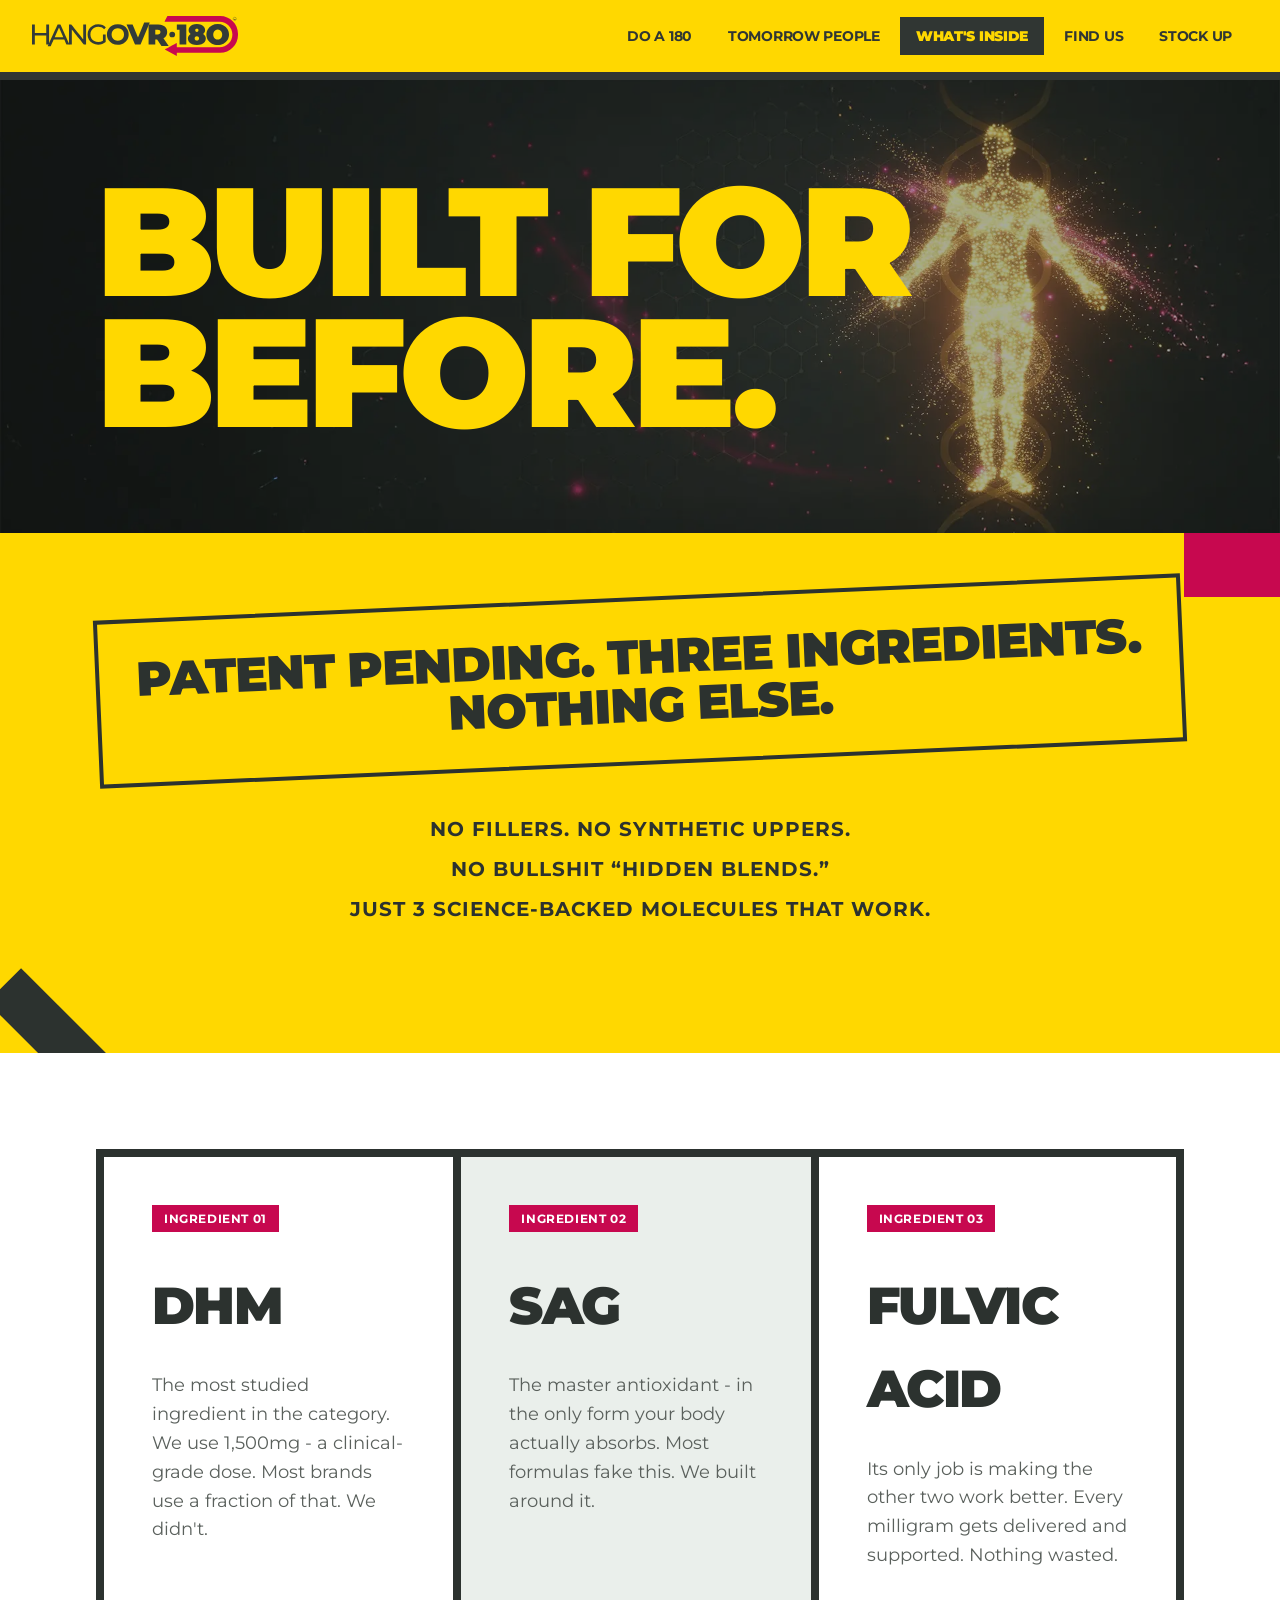
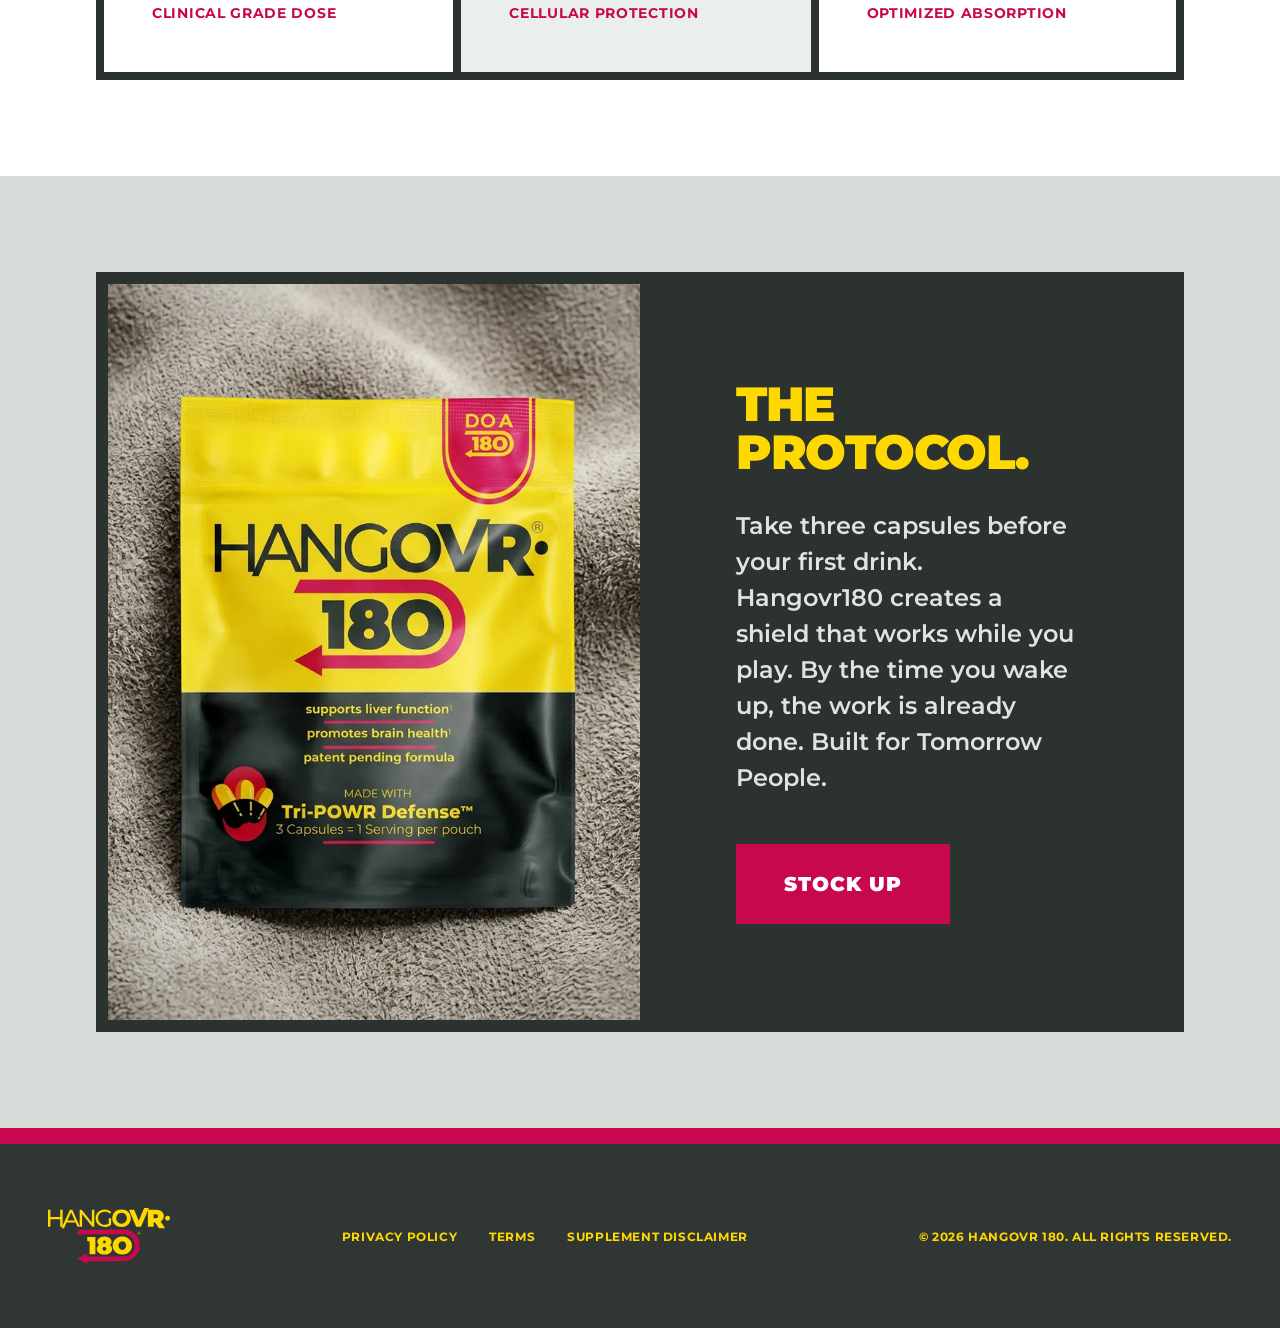
<file: inside.html>
<!DOCTYPE html>
<html lang="en">
<head>
<meta charset="utf-8"/>
<meta name="viewport" content="width=device-width, initial-scale=1.0"/>
<title>HANGOVR 180 | WHAT'S INSIDE</title>
<link href="https://fonts.googleapis.com/css2?family=Montserrat:ital,wght@0,400;0,500;0,700;0,900;1,400;1,700&display=swap" rel="stylesheet"/>
<link href="global.css" rel="stylesheet"/>
<style>
.hero-inside{background:#FFD800;padding:4rem 2rem 6rem;position:relative;overflow:hidden}
.hero-inside__inner{max-width:80rem;margin:0 auto;display:flex;flex-direction:column;align-items:center;text-align:center;position:relative;z-index:2}
.hero-inside__headline{font-size:clamp(3rem,10vw,6rem);font-weight:900;color:#2c322f;margin-bottom:3rem;line-height:0.9}
.hero-inside__box{border:4px solid #2c322f;padding:2rem;display:inline-block;margin-bottom:3rem;transform:rotate(-2.5deg)}
.hero-inside__box-text{font-size:clamp(1.5rem,4vw,3rem);font-weight:900;text-transform:uppercase;letter-spacing:-0.02em;color:#2c322f;line-height:1}
.hero-inside__lines{display:flex;flex-direction:column;gap:0.5rem;align-items:center}
.hero-inside__line{font-size:clamp(1rem,2vw,1.25rem);font-weight:700;text-transform:uppercase;letter-spacing:0.05em;color:#2c322f}
.hero-inside__deco-1{position:absolute;top:0;right:0;width:8rem;height:8rem;background:#C7084F;transform:translate(2rem,-4rem)}
.hero-inside__deco-2{position:absolute;bottom:0;left:0;width:12rem;height:3rem;background:#2c322f;transform:translate(-1.5rem,1.5rem) rotate(45deg)}
.clinical{background:#ffffff;padding:6rem 2rem}
.clinical__grid{display:grid;grid-template-columns:1fr;border:8px solid #2c322f}
.clinical__card{padding:3rem;display:flex;flex-direction:column;justify-content:space-between;border-bottom:8px solid #2c322f}
.clinical__card:last-child{border-bottom:none}
.clinical__card:nth-child(2){background:#eaefeb}
.clinical__tag{display:inline-block;background:#C7084F;color:#fff;padding:0.25rem 0.75rem;font-size:0.75rem;font-weight:700;text-transform:uppercase;letter-spacing:0.05em;margin-bottom:2rem;align-self:flex-start}
.clinical__name{font-size:clamp(2.5rem,5vw,3.25rem);font-weight:900;text-transform:uppercase;letter-spacing:-0.03em;margin-bottom:1.5rem;color:#2c322f}
.clinical__desc{font-size:1.125rem;line-height:1.6;color:#5a605c;margin-bottom:2rem}
.clinical__label{font-size:0.875rem;font-weight:700;text-transform:uppercase;letter-spacing:0.05em;color:#C7084F}
.builtfor{position:relative;width:100%;min-height:50vh;background:#2c322f;overflow:hidden;display:flex;align-items:center;padding:4rem 2rem}
.builtfor__img{position:absolute;inset:0;width:100%;height:100%;object-fit:cover;opacity:0.6}
.builtfor__text{position:relative;z-index:2;font-size:clamp(4rem,12vw,10rem);font-weight:900;text-transform:uppercase;letter-spacing:-0.04em;line-height:0.85;color:#FFD800}
.product{background:#d6dbd7;padding:6rem 2rem}
.product__frame{display:flex;flex-direction:column;border:12px solid #2c322f;overflow:hidden}
.product__image{overflow:hidden;min-height:24rem}
.product__image img{width:100%;height:100%;object-fit:cover;object-position:center}
.product__content{padding:3rem;background:#2c322f;color:#FFD800;display:flex;flex-direction:column;justify-content:center;align-items:flex-start}
.product__headline{font-size:clamp(3rem,6vw,3.75rem);font-weight:900;text-transform:uppercase;letter-spacing:-0.03em;margin-bottom:2rem;line-height:1;overflow:hidden;text-overflow:clip}
.product__body{font-size:clamp(1.25rem,2.5vw,1.5rem);margin-bottom:3rem;font-weight:600;line-height:1.5;color:#dee4df}
@media(max-width:767px){
  .clinical__card{min-height:20rem;max-width:32rem;margin:0 auto}
  .clinical__grid{gap:1rem}
}
@media(max-width:1399px){
  .product__headline{font-size:clamp(2rem,4vw,3rem)}
}
@media(orientation:landscape) and (max-height:500px){.builtfor{min-height:40vh}.builtfor__text{font-size:clamp(2.5rem,8vw,5rem)}}
@media(min-width:768px){.product__frame{flex-direction:row}.product__image{width:50%;height:auto;min-height:auto}.product__content{width:50%;padding:3rem}}
@media(min-width:1024px){.hero-inside{padding:4rem 6rem 8rem}.clinical{padding:6rem}.clinical__grid{grid-template-columns:1fr 1fr 1fr;max-width:72rem;margin:0 auto}.clinical__card{border-bottom:none;border-right:8px solid #2c322f}.clinical__card:last-child{border-right:none}.builtfor{padding:6rem}.product{padding:6rem}.product__image{min-height:37.5rem}.product__content{padding:6rem}}
</style>
</head>
<body>
<nav class="nav">
  <a href="index.html" class="nav__logo"><img src="images/logo.svg" alt="HANGOVR 180"/></a>
  <div class="nav__links"><a href="doa180.html" class="nav__link">DO A 180<span class="nav__clarifier">How does it work?</span></a><a href="whos-in.html" class="nav__link">TOMORROW PEOPLE<span class="nav__clarifier">Who is it for?</span></a><a href="inside.html" class="nav__link nav__link--active">WHAT'S INSIDE<span class="nav__clarifier">Ingredients</span></a><a href="find-us.html" class="nav__link">FIND US<span class="nav__clarifier">Store finder</span></a><a href="stock-up.html" class="nav__link">STOCK UP<span class="nav__clarifier">Check out the shop</span></a></div>
  <button class="nav__mobile-btn" aria-label="Open menu" onclick="document.getElementById('mm').classList.toggle('is-open');var o=document.getElementById('mm').classList.contains('is-open');this.setAttribute('aria-label',o?'Close menu':'Open menu')"><svg width="28" height="28" viewBox="0 0 24 24" fill="none" stroke="currentColor" stroke-width="2.5" stroke-linecap="round"><line x1="3" y1="6" x2="21" y2="6"/><line x1="3" y1="12" x2="21" y2="12"/><line x1="3" y1="18" x2="21" y2="18"/></svg></button>
</nav>
<div id="mm" class="mobile-menu"><a href="index.html">HOME</a><span class="mobile-menu__sub"></span><a href="doa180.html">DO A 180</a><span class="mobile-menu__sub">How does it work?</span><a href="whos-in.html">TOMORROW PEOPLE</a><span class="mobile-menu__sub">Who is it for?</span><a href="inside.html">WHAT'S INSIDE</a><span class="mobile-menu__sub">Ingredients</span><a href="find-us.html">FIND US</a><span class="mobile-menu__sub">Store finder</span><a href="stock-up.html">STOCK UP</a><span class="mobile-menu__sub">Check out the shop</span></div>
<main>
<section class="builtfor"><picture><source media="(max-width:767px)" srcset="images/hero-builtforbefore-mobile-portrait.webp"/><source media="(max-width:1023px) and (orientation:landscape)" srcset="images/hero-builtforbefore-mobile-landscape.webp"/><img src="images/hero-builtforbefore-desktop.webp" alt="Golden sparkle light effect" class="builtfor__img"/></picture><h2 class="builtfor__text">BUILT FOR<br/>BEFORE.</h2></section>
<section class="hero-inside"><div class="hero-inside__deco-1"></div><div class="hero-inside__deco-2"></div><div class="hero-inside__inner"><div class="hero-inside__box"><p class="hero-inside__box-text">Patent pending. Three ingredients. Nothing else.</p></div><div class="hero-inside__lines"><span class="hero-inside__line">No fillers. No synthetic uppers.</span><span class="hero-inside__line">No bullshit &ldquo;hidden blends.&rdquo;</span><span class="hero-inside__line">Just 3 science-backed molecules that work.</span></div></div></section>
<section class="clinical"><div class="clinical__grid">
  <div class="clinical__card"><div><span class="clinical__tag">Ingredient 01</span><h2 class="clinical__name">DHM</h2><p class="clinical__desc">The most studied ingredient in the category. We use 1,500mg - a clinical-grade dose. Most brands use a fraction of that. We didn't.</p></div><div class="clinical__label">Clinical Grade Dose</div></div>
  <div class="clinical__card"><div><span class="clinical__tag">Ingredient 02</span><h2 class="clinical__name">SAG</h2><p class="clinical__desc">The master antioxidant - in the only form your body actually absorbs. Most formulas fake this. We built around it.</p></div><div class="clinical__label">Cellular Protection</div></div>
  <div class="clinical__card"><div><span class="clinical__tag">Ingredient 03</span><h2 class="clinical__name">FULVIC ACID</h2><p class="clinical__desc">Its only job is making the other two work better. Every milligram gets delivered and supported. Nothing wasted.</p></div><div class="clinical__label">Optimized Absorption</div></div>
</div></section>
<section class="product"><div class="product__frame"><div class="product__image"><picture><source media="(max-width:1023px)" srcset="images/product-pouch-mobile.webp"/><img src="images/product-pouch-desktop.webp" alt="HANGOVR 180 product pouch" loading="lazy"/></picture></div><div class="product__content"><h3 class="product__headline">THE PROTOCOL.</h3><p class="product__body">Take three capsules before your first drink. Hangovr180 creates a shield that works while you play. By the time you wake up, the work is already done. Built for Tomorrow People.</p><a href="stock-up.html" class="btn-cta-dark">STOCK UP</a></div></div></section>
</main>
<footer class="footer"><div class="footer__brand"><img src="images/footer-logo.svg" alt="HANGOVR 180" class="footer__logo-img"/></div><div class="footer__links"><a href="#">Privacy Policy</a><a href="#">Terms</a><a href="#">Supplement Disclaimer</a></div><div class="footer__copy">&copy; 2026 HANGOVR 180. ALL RIGHTS RESERVED.</div></footer>
</body>
</html>
</file>
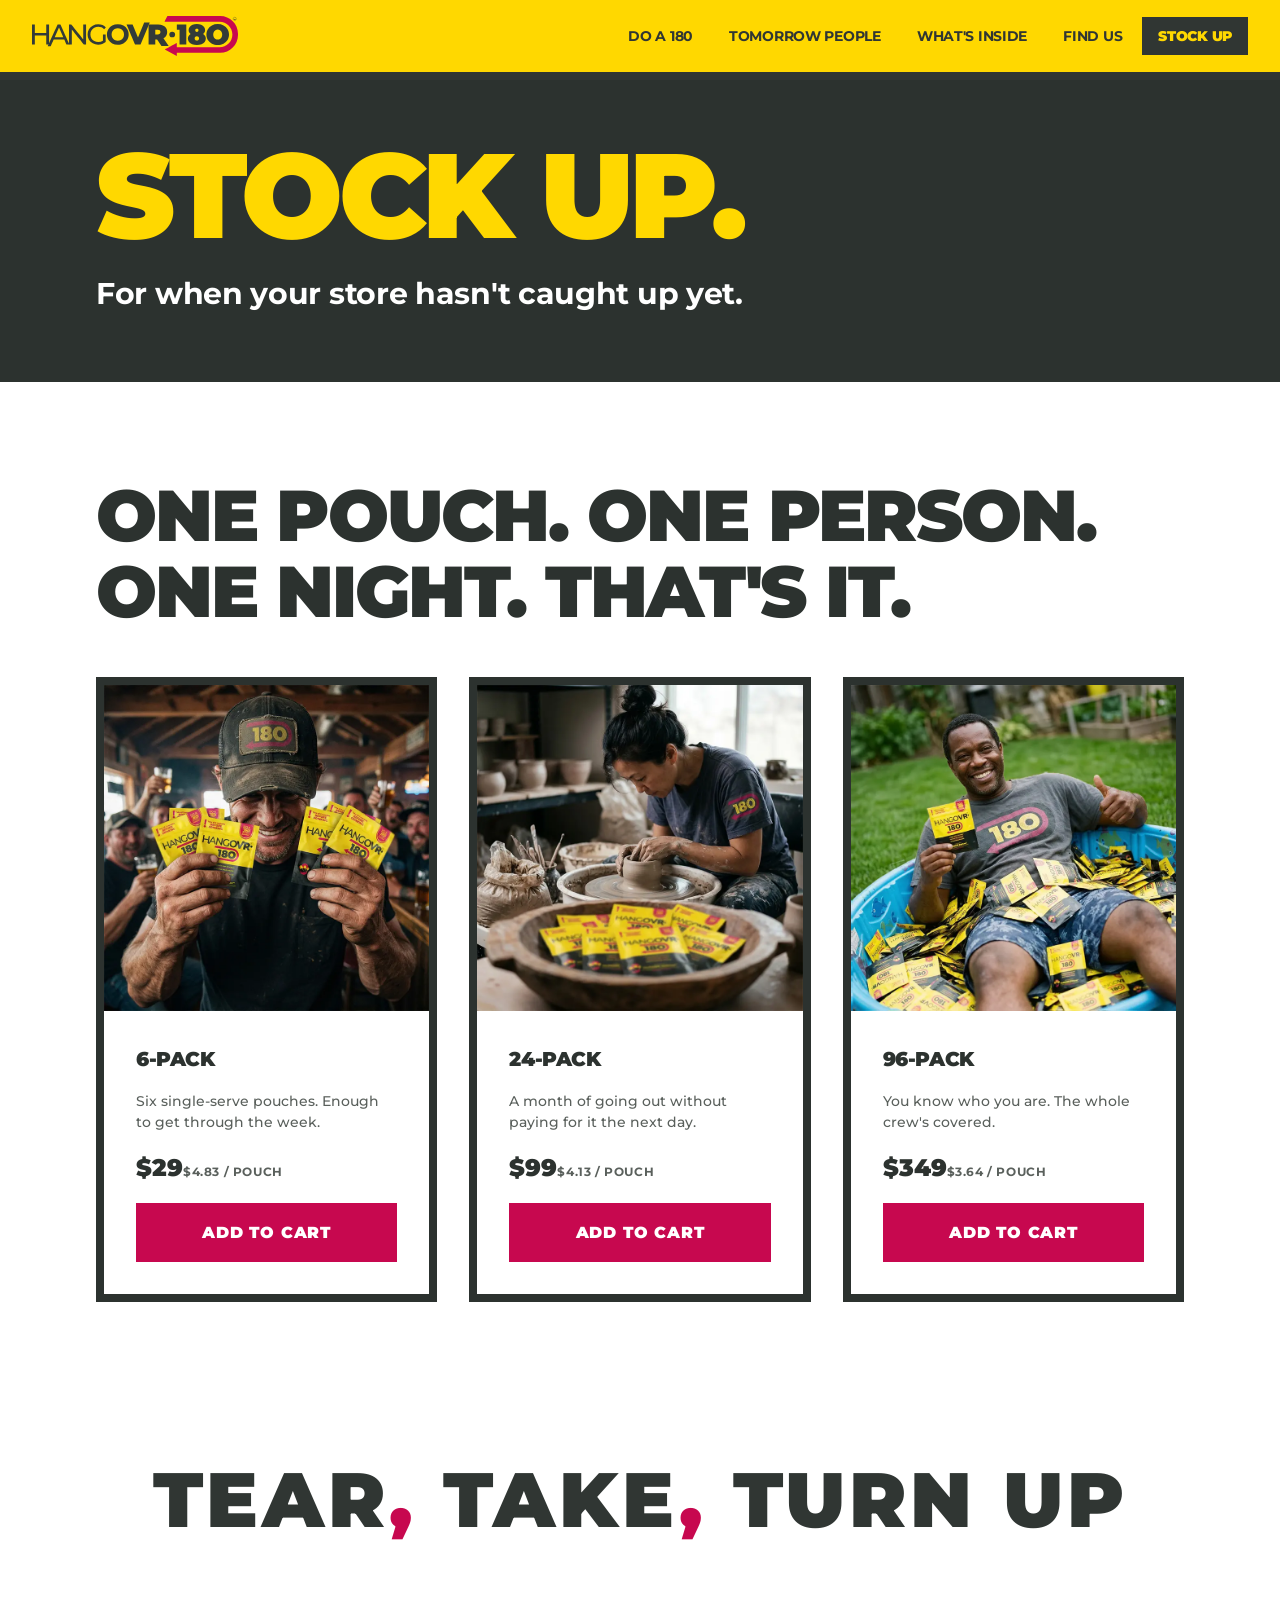
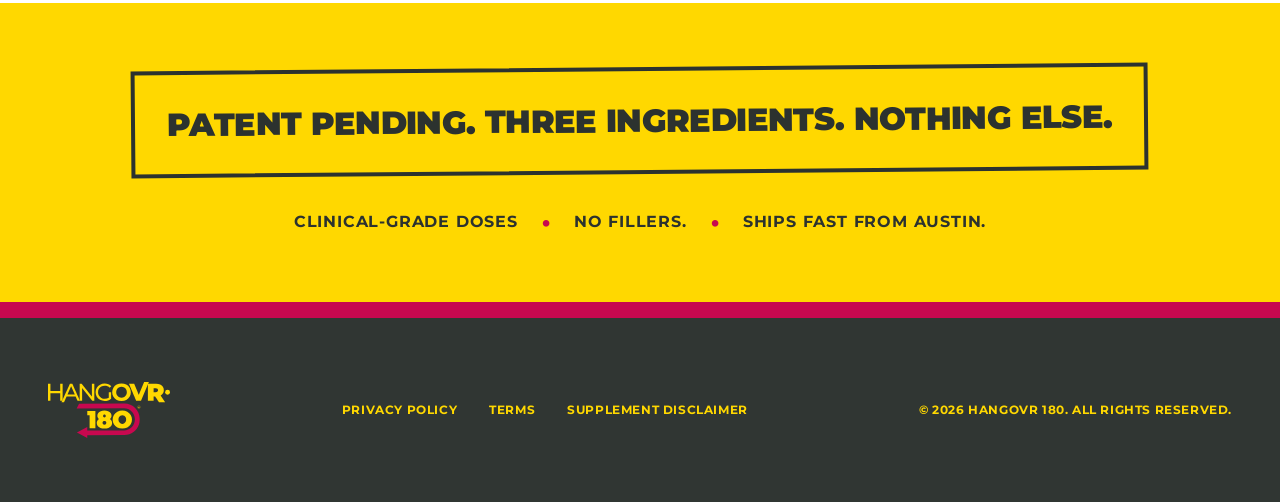
<file: stock-up.html>
<!DOCTYPE html>
<html lang="en">
<head>
<meta charset="utf-8"/>
<meta name="viewport" content="width=device-width, initial-scale=1.0"/>
<title>HANGOVR 180 | STOCK UP</title>
<link href="https://fonts.googleapis.com/css2?family=Montserrat:ital,wght@0,400;0,500;0,700;0,900;1,400;1,700&display=swap" rel="stylesheet"/>
<link href="global.css" rel="stylesheet"/>
<style>
.hero{background:#2c322f;min-height:30vh;display:flex;align-items:center;padding:4rem 2rem}
.hero__content{max-width:72rem}
.hero__headline{font-size:clamp(3.5rem,10vw,7.5rem);line-height:0.85;font-weight:900;text-transform:uppercase;letter-spacing:-0.04em;color:#FFD800}
.hero__sub{margin-top:1.5rem;font-size:clamp(1.375rem,3vw,1.875rem);font-weight:700;color:#fff;letter-spacing:-0.01em}
.products{background:#ffffff;padding:6rem 2rem}
.products__inner{max-width:72rem;margin:0 auto}
.products__title{font-size:clamp(2.75rem,6vw,4.5rem);font-weight:900;color:#2c322f;text-align:left;margin-bottom:3rem;text-transform:uppercase;letter-spacing:-0.03em;line-height:1.05}
.products__grid{display:grid;grid-template-columns:1fr;gap:2rem}
.card{background:#fff;border:8px solid #2c322f;padding:0;display:flex;flex-direction:column;overflow:hidden}
.card__image{aspect-ratio:1;background:#eaefeb;overflow:hidden}
.card__image img{width:100%;height:100%;object-fit:cover}
.card__body{padding:2rem;display:flex;flex-direction:column;gap:1rem}
.card__pack{font-size:1.25rem;font-weight:900;text-transform:uppercase;letter-spacing:-0.02em;color:#2c322f}
.card__desc{font-size:0.875rem;font-weight:500;color:#5a605c;line-height:1.5}
.card__price{font-size:1.5rem;font-weight:900;color:#2c322f}
.card__per{font-size:0.75rem;font-weight:700;text-transform:uppercase;letter-spacing:0.05em;color:#5a605c}
.ttt{background:#ffffff;padding:4rem 2rem;text-align:center}
.ttt__text{font-size:clamp(2.5rem,6vw,5rem);font-weight:900;text-transform:uppercase;letter-spacing:0.05em;color:#303633;line-height:1}
.ttt__comma{color:#C7084F}
.reassurance{background:#FFD800;padding:4rem 2rem;position:relative}
.reassurance__inner{max-width:72rem;margin:0 auto;text-align:center}
.reassurance__box{border:4px solid #2c322f;padding:2rem;display:inline-block;margin-bottom:2rem;transform:rotate(-0.5deg)}
.reassurance__box-text{font-size:clamp(1.25rem,3vw,2rem);font-weight:900;text-transform:uppercase;letter-spacing:-0.02em;color:#2c322f;line-height:1.1}
.reassurance__items{display:flex;flex-direction:column;gap:0.5rem;align-items:center;justify-content:center}
.reassurance__item{font-size:1rem;font-weight:700;text-transform:uppercase;letter-spacing:0.05em;color:#2c322f}
.reassurance__sep{display:none;color:#C7084F;font-weight:900;font-size:1.25rem}
@media(orientation:landscape) and (max-height:500px){.hero{min-height:auto}}
@media(min-width:768px){.reassurance__items{flex-direction:row;gap:0}.reassurance__sep{display:inline}.reassurance__item{padding:0 1.5rem}}
@media(min-width:768px) and (max-width:1023px){.products__grid{grid-template-columns:1fr 1fr;gap:1.5rem}}
@media(min-width:1024px){.hero{padding:4rem 6rem}.products{padding:6rem}.products__grid{grid-template-columns:1fr 1fr 1fr}}
</style>
</head>
<body>
<nav class="nav">
  <a href="index.html" class="nav__logo"><img src="images/logo.svg" alt="HANGOVR 180"/></a>
  <div class="nav__links"><a href="doa180.html" class="nav__link">DO A 180<span class="nav__clarifier">How does it work?</span></a><a href="whos-in.html" class="nav__link">TOMORROW PEOPLE<span class="nav__clarifier">Who is it for?</span></a><a href="inside.html" class="nav__link">WHAT'S INSIDE<span class="nav__clarifier">Ingredients</span></a><a href="find-us.html" class="nav__link">FIND US<span class="nav__clarifier">Store finder</span></a><a href="stock-up.html" class="nav__link nav__link--active">STOCK UP<span class="nav__clarifier">Check out the shop</span></a></div>
  <button class="nav__mobile-btn" aria-label="Open menu" onclick="document.getElementById('mm').classList.toggle('is-open');var o=document.getElementById('mm').classList.contains('is-open');this.setAttribute('aria-label',o?'Close menu':'Open menu')"><svg width="28" height="28" viewBox="0 0 24 24" fill="none" stroke="currentColor" stroke-width="2.5" stroke-linecap="round"><line x1="3" y1="6" x2="21" y2="6"/><line x1="3" y1="12" x2="21" y2="12"/><line x1="3" y1="18" x2="21" y2="18"/></svg></button>
</nav>
<div id="mm" class="mobile-menu"><a href="index.html">HOME</a><span class="mobile-menu__sub"></span><a href="doa180.html">DO A 180</a><span class="mobile-menu__sub">How does it work?</span><a href="whos-in.html">TOMORROW PEOPLE</a><span class="mobile-menu__sub">Who is it for?</span><a href="inside.html">WHAT'S INSIDE</a><span class="mobile-menu__sub">Ingredients</span><a href="find-us.html">FIND US</a><span class="mobile-menu__sub">Store finder</span><a href="stock-up.html">STOCK UP</a><span class="mobile-menu__sub">Check out the shop</span></div>
<main>
<section class="hero"><div class="hero__content"><h1 class="hero__headline">STOCK UP.</h1><p class="hero__sub">For when <strong>your store</strong> hasn't caught up yet.</p></div></section>
<section class="products"><div class="products__inner">
  <h2 class="products__title">One pouch. One person. One night. That's it.</h2>
  <div class="products__grid">
    <div class="card"><div class="card__image"><img src="images/product-6pack.webp" alt="HANGOVR 180 6-Pack" loading="lazy"/></div><div class="card__body"><span class="card__pack">6-Pack</span><span class="card__desc">Six single-serve pouches. Enough to get through the week.</span><div><span class="card__price">$29</span><span class="card__per">$4.83 / pouch</span></div><button class="card__btn">Add to Cart</button></div></div>
    <div class="card"><div class="card__image"><img src="images/product-24pack.webp" alt="HANGOVR 180 24-Pack" loading="lazy"/></div><div class="card__body"><span class="card__pack">24-Pack</span><span class="card__desc">A month of going out without paying for it the next day.</span><div><span class="card__price">$99</span><span class="card__per">$4.13 / pouch</span></div><button class="card__btn">Add to Cart</button></div></div>
    <div class="card"><div class="card__image"><img src="images/product-96pack.webp" alt="HANGOVR 180 96-Pack" loading="lazy"/></div><div class="card__body"><span class="card__pack">96-Pack</span><span class="card__desc">You know who you are. The whole crew's covered.</span><div><span class="card__price">$349</span><span class="card__per">$3.64 / pouch</span></div><button class="card__btn">Add to Cart</button></div></div>
  </div>
</div></section>
<section class="ttt"><p class="ttt__text">TEAR<span class="ttt__comma">,</span> TAKE<span class="ttt__comma">,</span> TURN UP</p></section>
<section class="reassurance"><div class="reassurance__inner"><div class="reassurance__box"><p class="reassurance__box-text">Patent pending. Three ingredients. Nothing else.</p></div><div class="reassurance__items"><span class="reassurance__item">Clinical-grade doses</span><span class="reassurance__sep">&bull;</span><span class="reassurance__item">No fillers.</span><span class="reassurance__sep">&bull;</span><span class="reassurance__item">Ships fast from Austin.</span></div></div></section>
</main>
<footer class="footer"><div class="footer__brand"><img src="images/footer-logo.svg" alt="HANGOVR 180" class="footer__logo-img"/></div><div class="footer__links"><a href="#">Privacy Policy</a><a href="#">Terms</a><a href="#">Supplement Disclaimer</a></div><div class="footer__copy">&copy; 2026 HANGOVR 180. ALL RIGHTS RESERVED.</div></footer>
</body>
</html>
</file>
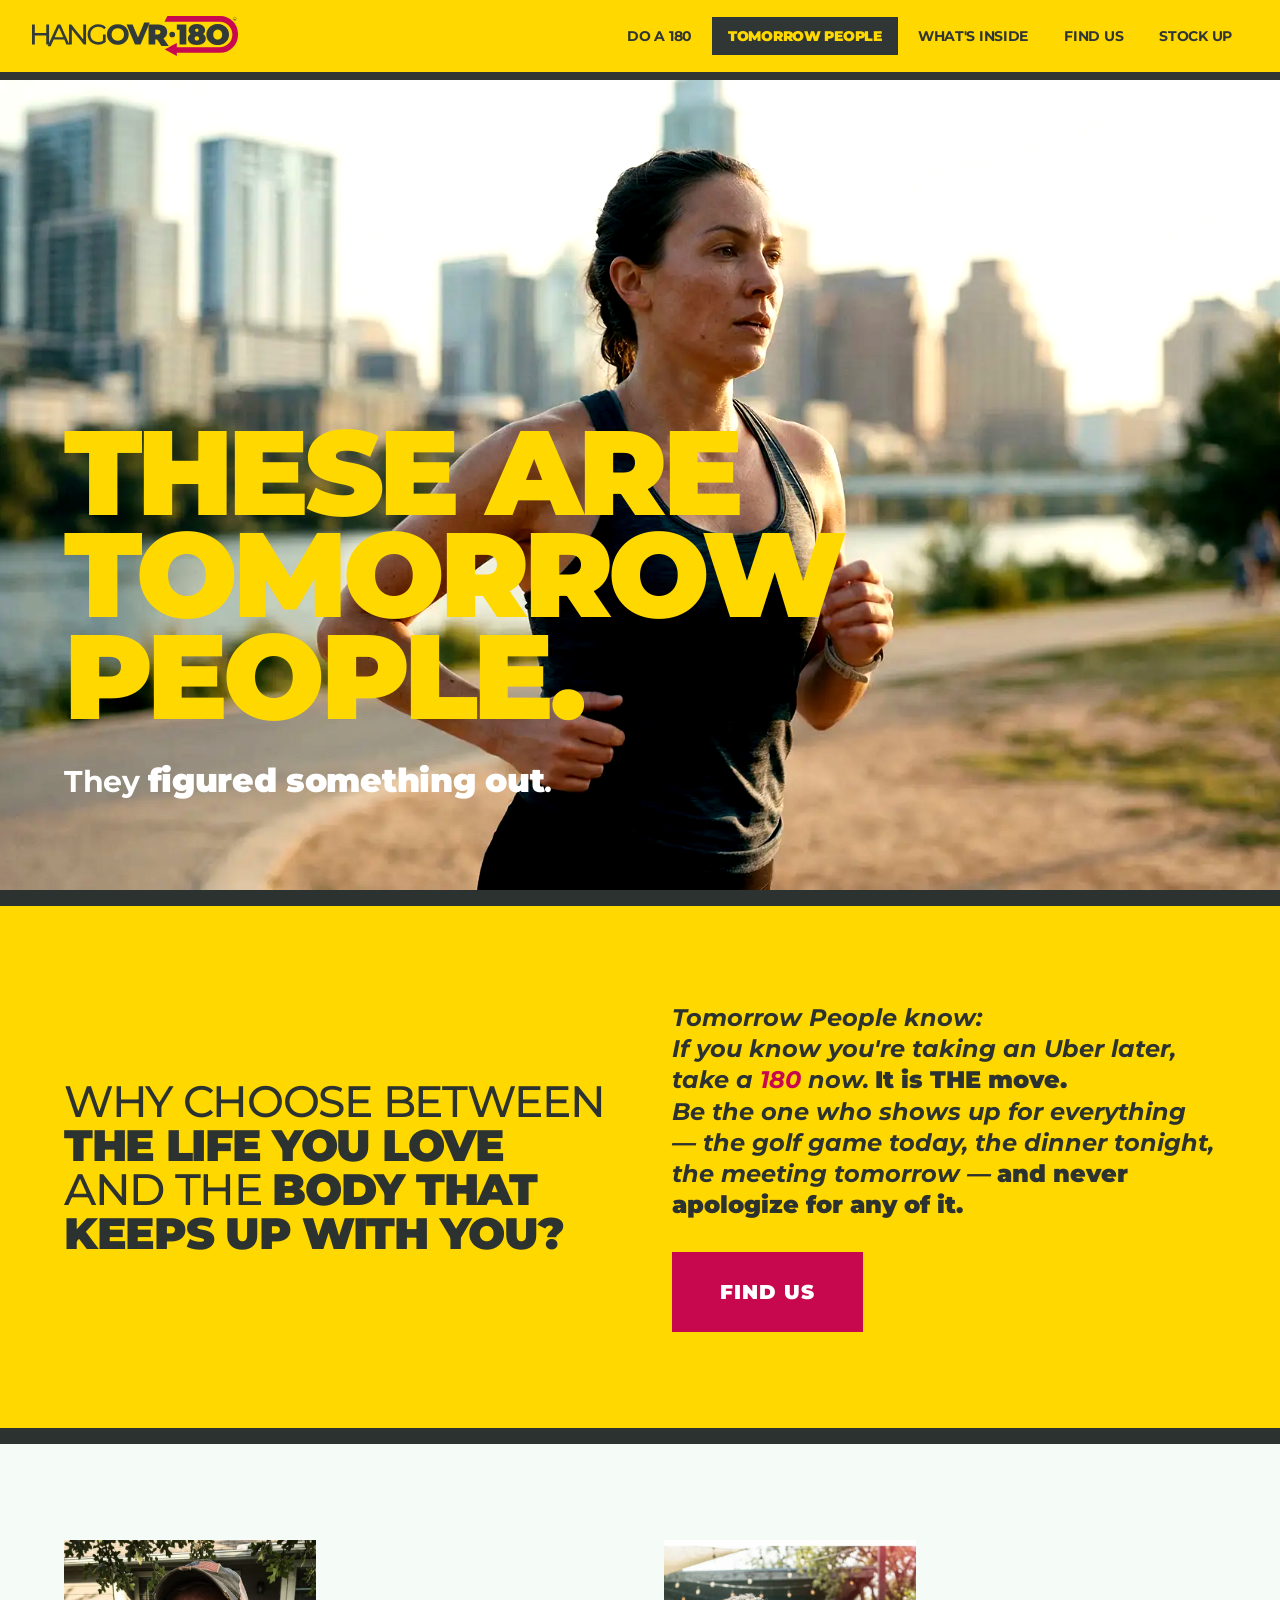
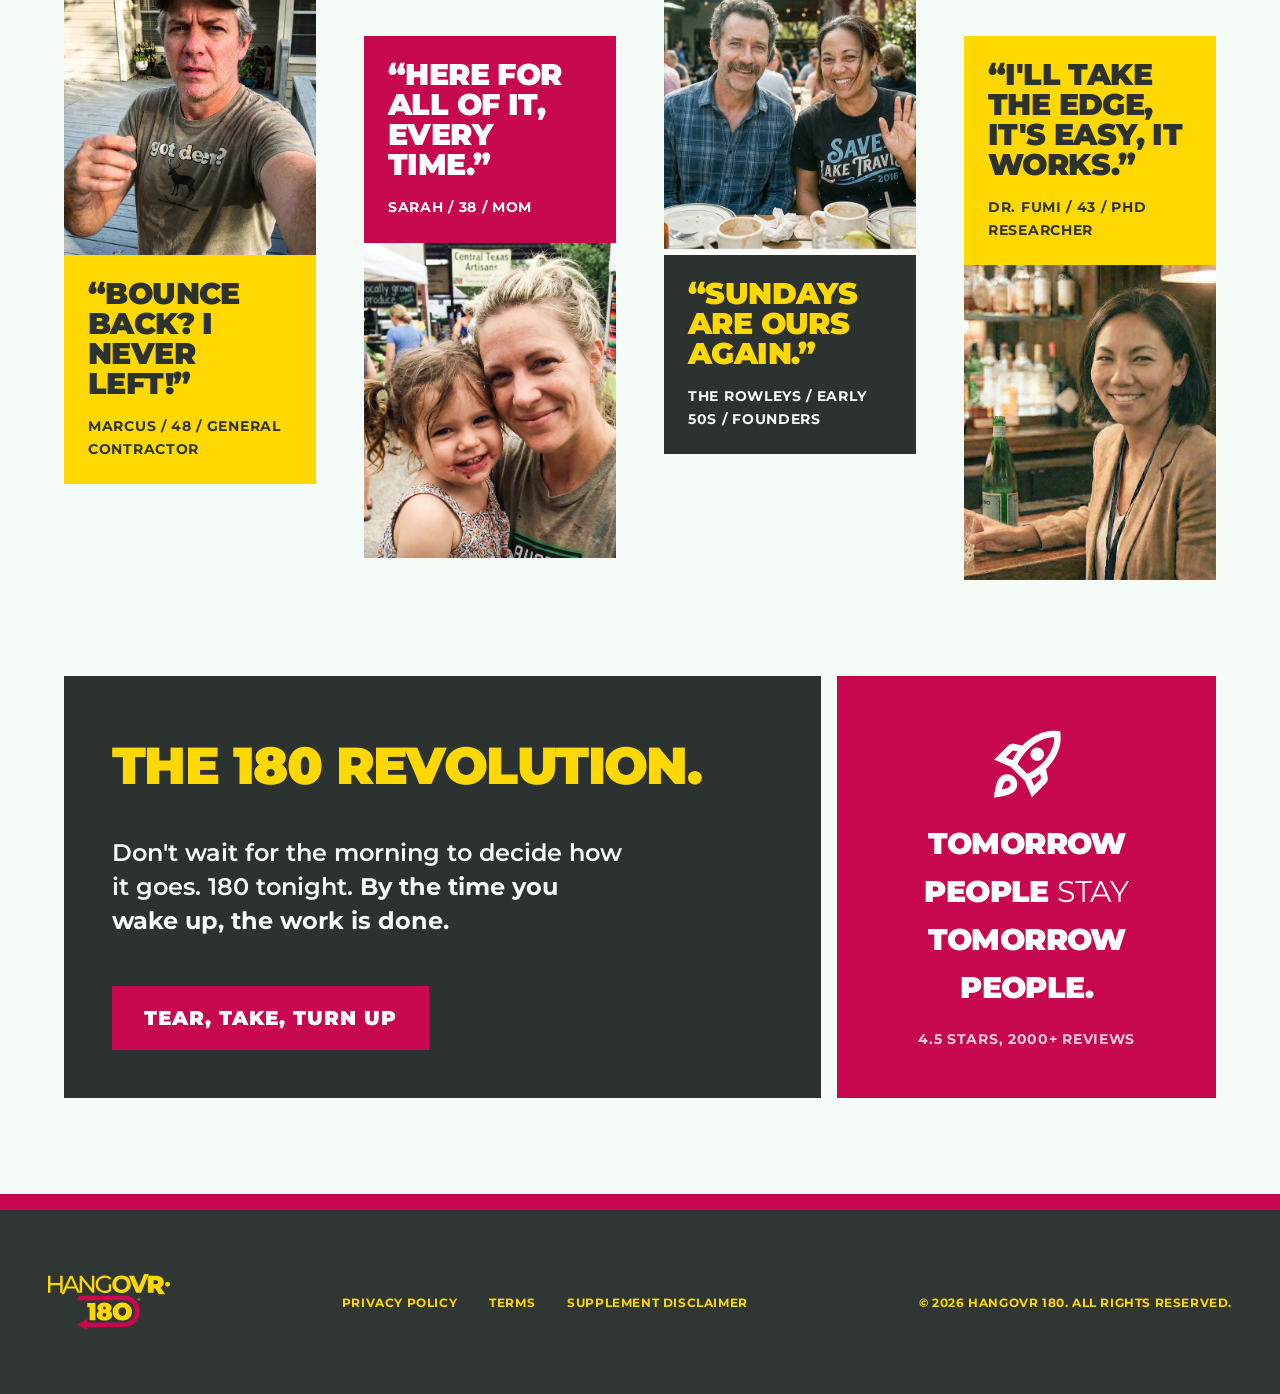
<file: whos-in.html>
<!DOCTYPE html>
<html lang="en">
<head>
<meta charset="utf-8"/>
<meta name="viewport" content="width=device-width, initial-scale=1.0"/>
<title>HANGOVR 180 | WHO'S IN</title>
<link href="https://fonts.googleapis.com/css2?family=Montserrat:ital,wght@0,400;0,500;0,700;0,900;1,400;1,700&display=swap" rel="stylesheet"/>
<link href="https://fonts.googleapis.com/css2?family=Material+Symbols+Outlined:wght,FILL@100..700,0..1&display=swap" rel="stylesheet"/>
<link href="global.css" rel="stylesheet"/>
<style>
.material-symbols-outlined{font-variation-settings:'FILL' 0,'wght' 400,'GRAD' 0,'opsz' 24}
.hero{position:relative;width:100%;min-height:90vh;background:#2c322f;overflow:hidden;display:flex;align-items:flex-end}
.hero__img{position:absolute;inset:0;width:100%;height:100%;object-fit:cover;filter:contrast(1.25)}
.hero__content{position:relative;z-index:2;padding:2rem;max-width:72rem}
.hero__headline{font-size:clamp(3.5rem,10vw,7.5rem);font-weight:900;text-transform:uppercase;line-height:0.85;letter-spacing:-0.04em;color:#FFD800;margin-bottom:2rem}
.hero__sub{color:#fff;font-weight:700;font-size:clamp(1.375rem,3vw,1.875rem);max-width:32rem;line-height:1.3;margin-bottom:1.5rem;letter-spacing:-0.01em}
.hero__sub em{font-style:normal;font-weight:900;font-size:1.1em}

.identity{background:#FFD800;padding:6rem 2rem;border-top:16px solid #2c322f;border-bottom:16px solid #2c322f}
.identity__grid{max-width:80rem;margin:0 auto;display:grid;grid-template-columns:1fr;gap:3rem;align-items:center}
.identity__headline{font-size:clamp(1.75rem,3.5vw,2.75rem);text-transform:uppercase;letter-spacing:-0.03em;color:#2c322f;line-height:1}
.identity__hl-light{font-weight:500}
.identity__hl-heavy{font-weight:900}
.identity__body{font-size:clamp(1.25rem,2.5vw,1.5rem);color:#2c322f;line-height:1.3;font-style:italic}
.identity__body-intro{font-weight:700}
.identity__body-emphasis{font-style:normal;font-weight:900}
.identity__body-mid{font-weight:700;font-style:italic}
.identity__body-strong{font-style:normal;font-weight:900}
.identity__cta{margin-top:2rem}

.portraits{background:#f5fbf6;padding:6rem 2rem}
.portraits__grid{max-width:90rem;margin:0 auto;display:grid;grid-template-columns:1fr;gap:3rem}
.portrait{display:flex;flex-direction:column}
.portrait__img-wrap{aspect-ratio:4/5;overflow:hidden;background:#dee4df;order:1}
.portrait__img-wrap img{width:100%;height:100%;object-fit:cover}
.portrait__caption{padding:1.5rem;order:2;margin:0;width:100%}
.portrait:nth-child(1) .portrait__caption{background:#FFD800}
.portrait:nth-child(2) .portrait__caption{background:#C7084F}
.portrait:nth-child(3) .portrait__caption{background:#2c322f}
.portrait:nth-child(4) .portrait__caption{background:#FFD800}
.portrait__quote{font-size:clamp(1.5rem,3vw,1.875rem);font-weight:900;text-transform:uppercase;letter-spacing:-0.02em;line-height:1;margin-bottom:1rem}
.portrait:nth-child(1) .portrait__quote{color:#2c322f}
.portrait:nth-child(2) .portrait__quote{color:#fff}
.portrait:nth-child(3) .portrait__quote{color:#FFD800}
.portrait:nth-child(4) .portrait__quote{color:#2c322f}
.portrait__name{font-size:0.875rem;font-weight:700;text-transform:uppercase;letter-spacing:0.05em}
.portrait:nth-child(1) .portrait__name{color:#303633}
.portrait:nth-child(2) .portrait__name{color:#fff}
.portrait:nth-child(3) .portrait__name{color:#f5fbf6}
.portrait:nth-child(4) .portrait__name{color:#303633}

.bento{padding:0 2rem 6rem}
.bento__grid{display:grid;grid-template-columns:1fr;gap:1rem}
.bento__main{background:#2c322f;padding:3rem;display:flex;flex-direction:column;justify-content:space-between;min-height:25rem}
.bento__main-headline{font-size:clamp(2.5rem,5vw,3.25rem);font-weight:900;color:#FFD800;text-transform:uppercase;letter-spacing:-0.03em}
.bento__main-body{color:#f5fbf6;font-size:clamp(1.25rem,2.5vw,1.5rem);max-width:32rem;font-weight:600;margin:0.25rem 0 1.5rem 0;line-height:1.4}
.bento__main-body strong{font-weight:700}
.bento__stat{background:#C7084F;padding:3rem;display:flex;flex-direction:column;align-items:center;justify-content:center;text-align:center}
.bento__stat-icon{color:#fff;font-size:5rem;margin-bottom:1rem}
.bento__stat-text{color:#fff;font-weight:900;font-size:clamp(1.5rem,3vw,1.875rem);text-transform:uppercase;letter-spacing:-0.02em}
.bento__stat-light{font-weight:400}
.bento__stat-sub{color:rgba(255,255,255,0.8);font-weight:700;font-size:0.875rem;text-transform:uppercase;letter-spacing:0.05em;margin-top:1rem}

@media(orientation:landscape) and (max-height:500px){
  .hero{min-height:50vh}
  .hero__headline{font-size:clamp(2rem,6vw,3.5rem)}
  .hero__sub{font-size:clamp(1rem,2.5vw,1.25rem)}
  .hero__content{align-items:flex-start;max-width:50%;padding:1rem 2rem}
}
@media(min-width:480px) and (max-width:767px){
  .portraits__grid{grid-template-columns:1fr 1fr;gap:2rem}
  .portrait__img-wrap{aspect-ratio:3/4}
}
@media(min-width:768px){
  .identity__grid{grid-template-columns:1fr 1fr;gap:4rem}
  .bento__grid{grid-template-columns:2fr 1fr}
}
@media(min-width:768px) and (max-width:1023px){
  .portraits__grid{grid-template-columns:1fr 1fr;gap:1.5rem}
}
@media(min-width:1024px){
  .hero__content{padding:4rem;max-width:72rem}
  .identity{padding:6rem 4rem}
  .portraits{padding:6rem 4rem}
  .portraits__grid{grid-template-columns:1fr 1fr 1fr 1fr;gap:3rem}
  .portrait{display:block}
  .portrait__img-wrap{order:unset}
  .portrait__caption{order:unset}
  .portrait:nth-child(2){margin-top:6rem}
  .portrait:nth-child(4){margin-top:6rem}
  .bento{padding:0 4rem 6rem}
}
</style>
</head>
<body>
<nav class="nav">
  <a href="index.html" class="nav__logo"><img src="images/logo.svg" alt="HANGOVR 180"/></a>
  <div class="nav__links">
    <a href="doa180.html" class="nav__link">DO A 180<span class="nav__clarifier">How does it work?</span></a>
    <a href="whos-in.html" class="nav__link nav__link--active">TOMORROW PEOPLE<span class="nav__clarifier">Who is it for?</span></a>
    <a href="inside.html" class="nav__link">WHAT'S INSIDE<span class="nav__clarifier">Ingredients</span></a>
    <a href="find-us.html" class="nav__link">FIND US<span class="nav__clarifier">Store finder</span></a>
    <a href="stock-up.html" class="nav__link">STOCK UP<span class="nav__clarifier">Check out the shop</span></a>
  </div>
  <button class="nav__mobile-btn" aria-label="Open menu" onclick="document.getElementById('mm').classList.toggle('is-open');var o=document.getElementById('mm').classList.contains('is-open');this.setAttribute('aria-label',o?'Close menu':'Open menu')"><svg width="28" height="28" viewBox="0 0 24 24" fill="none" stroke="currentColor" stroke-width="2.5" stroke-linecap="round"><line x1="3" y1="6" x2="21" y2="6"/><line x1="3" y1="12" x2="21" y2="12"/><line x1="3" y1="18" x2="21" y2="18"/></svg></button>
</nav>
<div id="mm" class="mobile-menu">
  <a href="index.html">HOME</a><span class="mobile-menu__sub"></span>
  <a href="doa180.html">DO A 180</a><span class="mobile-menu__sub">How does it work?</span>
  <a href="whos-in.html">TOMORROW PEOPLE</a><span class="mobile-menu__sub">Who is it for?</span>
  <a href="inside.html">WHAT'S INSIDE</a><span class="mobile-menu__sub">Ingredients</span>
  <a href="find-us.html">FIND US</a><span class="mobile-menu__sub">Store finder</span>
  <a href="stock-up.html">STOCK UP</a><span class="mobile-menu__sub">Check out the shop</span>
</div>
<main>
<section class="hero">
  <picture><source media="(max-width:767px)" srcset="images/hero-whos-in-mobile-portrait.webp"/><source media="(max-width:1023px) and (orientation:landscape)" srcset="images/hero-whos-in-mobile-landscape.webp"/><img src="images/hero-whos-in-desktop.webp" alt="Woman running with Austin skyline at golden hour" class="hero__img"/></picture>
  <div class="hero__content"><h1 class="hero__headline">THESE ARE<br/>TOMORROW<br/>PEOPLE.</h1><p class="hero__sub">They <em>figured something out</em>.</p></div>
</section>
<section class="identity"><div class="identity__grid">
  <div><h2 class="identity__headline"><span class="identity__hl-light">Why choose</span> <span class="identity__hl-light">between</span> <span class="identity__hl-heavy">the life you love</span> <span class="identity__hl-light">and the</span> <span class="identity__hl-heavy">body that keeps up with you?</span></h2></div>
  <div>
    <p class="identity__body"><span class="identity__body-intro">Tomorrow People know:</span><br/><span class="identity__body-mid">If you know you're taking an Uber later, take a <span style="color:#C7084F">180</span> now.</span> <span class="identity__body-emphasis">It is THE move.</span><br/><span class="identity__body-mid">Be the one who shows up for everything &mdash; the golf game today, the dinner tonight, the meeting tomorrow &mdash;</span> <span class="identity__body-strong">and never apologize for any of it.</span></p>
    <div class="identity__cta"><a href="find-us.html" class="btn-cta-light">FIND US</a></div>
  </div>
</div></section>
<section class="portraits"><div class="portraits__grid">
  <div class="portrait"><div class="portrait__img-wrap"><img src="images/portrait-marcus.webp" alt="Marcus on his porch with morning coffee" loading="lazy"/></div><div class="portrait__caption"><h3 class="portrait__quote">&ldquo;BOUNCE BACK? I NEVER LEFT!&rdquo;</h3><p class="portrait__name">Marcus / 48 / General Contractor</p></div></div>
  <div class="portrait"><div class="portrait__caption"><h3 class="portrait__quote">&ldquo;HERE FOR ALL OF IT, EVERY TIME.&rdquo;</h3><p class="portrait__name">Sarah / 38 / Mom</p></div><div class="portrait__img-wrap"><img src="images/portrait-sarah.webp" alt="Sarah at farmers market with her child" loading="lazy"/></div></div>
  <div class="portrait"><div class="portrait__img-wrap"><img src="images/portrait-rowleys.webp" alt="The Rowleys laughing at brunch" loading="lazy"/></div><div class="portrait__caption"><h3 class="portrait__quote">&ldquo;SUNDAYS ARE OURS AGAIN.&rdquo;</h3><p class="portrait__name">The Rowleys / Early 50s / Founders</p></div></div>
  <div class="portrait"><div class="portrait__caption"><h3 class="portrait__quote">&ldquo;I'LL TAKE THE EDGE, IT'S EASY, IT WORKS.&rdquo;</h3><p class="portrait__name">Dr. Fumi / 43 / PhD Researcher</p></div><div class="portrait__img-wrap"><img src="images/portrait-drfumi.webp" alt="Dr. Fumi portrait" loading="lazy"/></div></div>
</div></section>
<section class="bento"><div class="bento__grid">
  <div class="bento__main"><div><h4 class="bento__main-headline">THE 180 REVOLUTION.</h4></div><p class="bento__main-body">Don't wait for the morning to decide how it goes. 180 tonight. <strong>By the time you wake up, the work is done.</strong></p><div><a href="find-us.html" class="btn-cta-dark" style="padding:1rem 2rem;">TEAR, TAKE, TURN UP</a></div></div>
  <div class="bento__stat"><span class="material-symbols-outlined bento__stat-icon">rocket_launch</span><p class="bento__stat-text">TOMORROW PEOPLE <span class="bento__stat-light">STAY</span> TOMORROW PEOPLE.</p><p class="bento__stat-sub">4.5 STARS, 2000+ REVIEWS</p></div>
</div></section>
</main>
<footer class="footer"><div class="footer__brand"><img src="images/footer-logo.svg" alt="HANGOVR 180" class="footer__logo-img"/></div><div class="footer__links"><a href="#">Privacy Policy</a><a href="#">Terms</a><a href="#">Supplement Disclaimer</a></div><div class="footer__copy">&copy; 2026 HANGOVR 180. ALL RIGHTS RESERVED.</div></footer>
</body>
</html>
</file>
<file: global.css>
/* HANGOVR 180 — Global Styles (v4.3) */

*,*::before,*::after{box-sizing:border-box;margin:0;padding:0}
html{scroll-behavior:smooth}
body{font-family:'Montserrat',sans-serif;background:#f5fbf6;color:#171d1a;-webkit-font-smoothing:antialiased;overflow-x:hidden;line-height:1.6}
img{display:block;max-width:100%;height:auto}
a{text-decoration:none;color:inherit}
button{cursor:pointer;border:none;font-family:'Montserrat',sans-serif}
input{font-family:'Montserrat',sans-serif}

/* Nav */
.nav{position:sticky;top:0;z-index:50;display:flex;justify-content:space-between;align-items:center;width:100%;padding:0 2rem;height:5rem;background:#FFD800;border-bottom:8px solid #303633}
.nav__logo img{height:2.5rem;width:auto}
.nav__links{display:none;align-items:center;gap:0.25rem}
.nav__link{position:relative;color:#303633;font-weight:700;padding:0.5rem 1rem;font-size:0.875rem;text-transform:uppercase;letter-spacing:-0.02em}
.nav__link:hover{background:#C7084F;color:#fff}
.nav__link--active{background:#303633;color:#FFD800;font-weight:900}
.nav__link--active:hover{background:#303633;color:#FFD800}
.nav__mobile-btn{display:flex;align-items:center;background:transparent;color:#303633;padding:0.5rem;margin-left:auto}
.nav__mobile-btn svg{display:block}

/* Nav clarifier tooltips (desktop only) */
.nav__clarifier{display:none}

/* Mobile Menu */
.mobile-menu{display:none;position:fixed;top:calc(5rem + 8px);left:0;right:0;bottom:0;background:#303633;z-index:49;flex-direction:column;padding:2rem;gap:0;overflow-y:auto}
.mobile-menu.is-open{display:flex}
.mobile-menu a{color:#FFD800;font-weight:900;font-size:1.5rem;text-transform:uppercase;letter-spacing:-0.02em;padding:1rem 0 0.25rem;border-bottom:none}
.mobile-menu__sub{display:block;font-size:0.75rem;font-weight:500;color:rgba(255,216,0,0.6);text-transform:none;letter-spacing:0;padding-bottom:1rem;border-bottom:4px solid rgba(255,216,0,0.2)}
.mobile-menu a:last-of-type + .mobile-menu__sub{border-bottom:none}

/* Buttons — CTA on LIGHT backgrounds */
.btn-cta-light{background:#C7084F;color:#fff;padding:1.5rem 3rem;font-size:1.25rem;font-weight:900;text-transform:uppercase;letter-spacing:0.05em;border-radius:0;display:inline-block;text-align:center;white-space:nowrap;border:none;cursor:pointer;font-family:'Montserrat',sans-serif}
.btn-cta-light:hover{background:#303633;color:#FFD800}

/* Buttons — CTA on DARK backgrounds */
.btn-cta-dark{background:#C7084F;color:#fff;padding:1.5rem 3rem;font-size:1.25rem;font-weight:900;text-transform:uppercase;letter-spacing:0.05em;border-radius:0;display:inline-block;text-align:center;white-space:nowrap;border:none;cursor:pointer;font-family:'Montserrat',sans-serif}
.btn-cta-dark:hover{background:#FFD800;color:#303633}

/* Card buttons (full-width, on light backgrounds) */
.card__btn{background:#C7084F;color:#fff;width:100%;padding:1.25rem;font-size:1rem;font-weight:900;text-transform:uppercase;letter-spacing:0.05em;border:none;cursor:pointer;font-family:'Montserrat',sans-serif;text-align:center;min-height:48px}
.card__btn:hover{background:#303633;color:#FFD800}

/* Footer */
.footer{background:#303633;border-top:16px solid #C7084F;padding:3rem 1.5rem;display:flex;flex-direction:column;align-items:center;gap:2rem}
.footer__brand{display:flex;align-items:center}
.footer__logo-img{height:3.5rem;width:auto}
.footer__links{display:flex;flex-wrap:wrap;justify-content:center;gap:2rem}
.footer__links a{font-size:0.875rem;font-weight:700;text-transform:uppercase;letter-spacing:0.05em;color:#FFD800}
.footer__links a:hover{text-decoration:underline;text-decoration-thickness:4px}
.footer__copy{font-size:0.75rem;font-weight:700;text-transform:uppercase;letter-spacing:0.05em;color:#FFD800}

/* Nav + Footer → 1024px */
@media(min-width:1024px){
  .nav__links{display:flex}
  .nav__mobile-btn{display:none}
  .footer{flex-direction:row;justify-content:space-between;align-items:center;padding:4rem 3rem}
  .footer__links a{font-size:0.75rem}

  /* Nav clarifier tooltips */
  .nav__link{overflow:visible}
  .nav__clarifier{display:none;position:absolute;top:100%;left:50%;transform:translateX(-50%);white-space:nowrap;font-size:0.6875rem;font-weight:500;text-transform:none;letter-spacing:0;color:#303633;background:#FFD800;padding:0.25rem 0.5rem;z-index:10;margin-top:0.125rem}
  .nav__link:hover .nav__clarifier{display:block}
  .nav__link--active .nav__clarifier{color:#FFD800;background:#303633}
}
</file>
